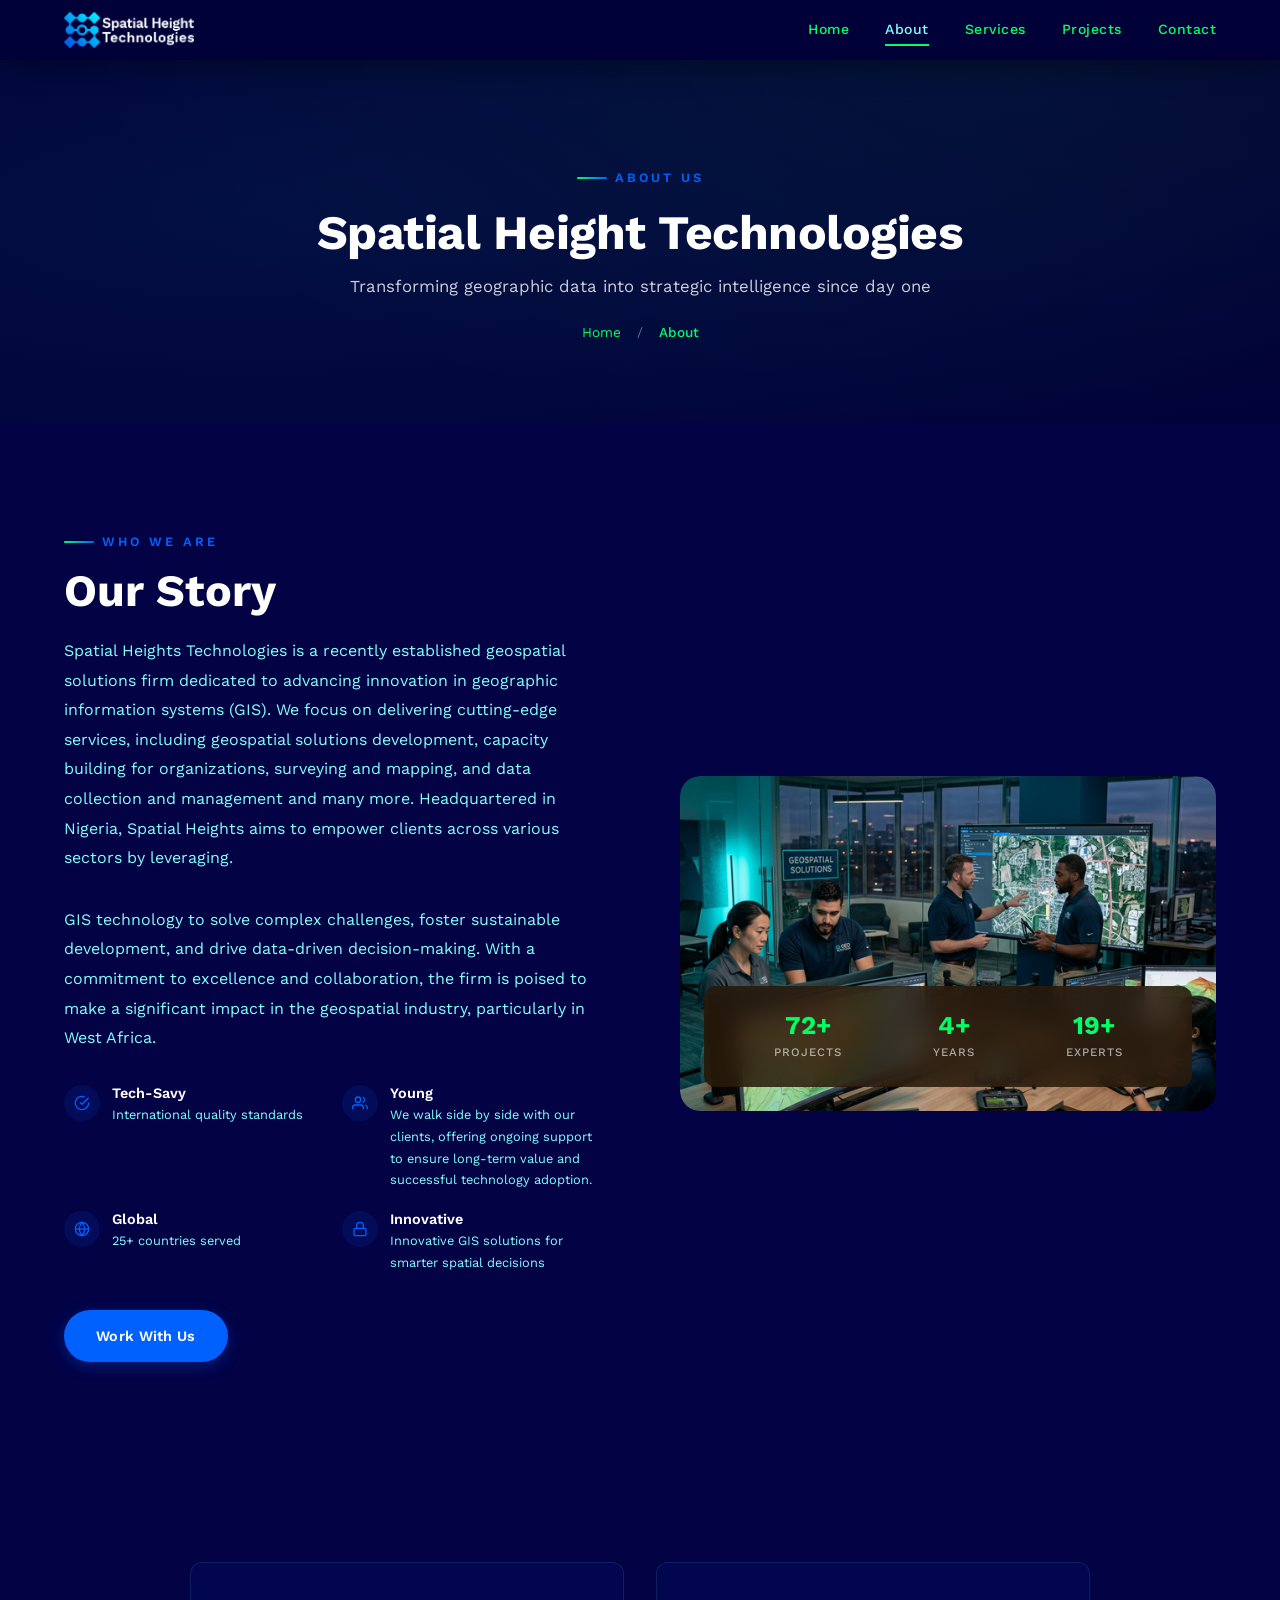
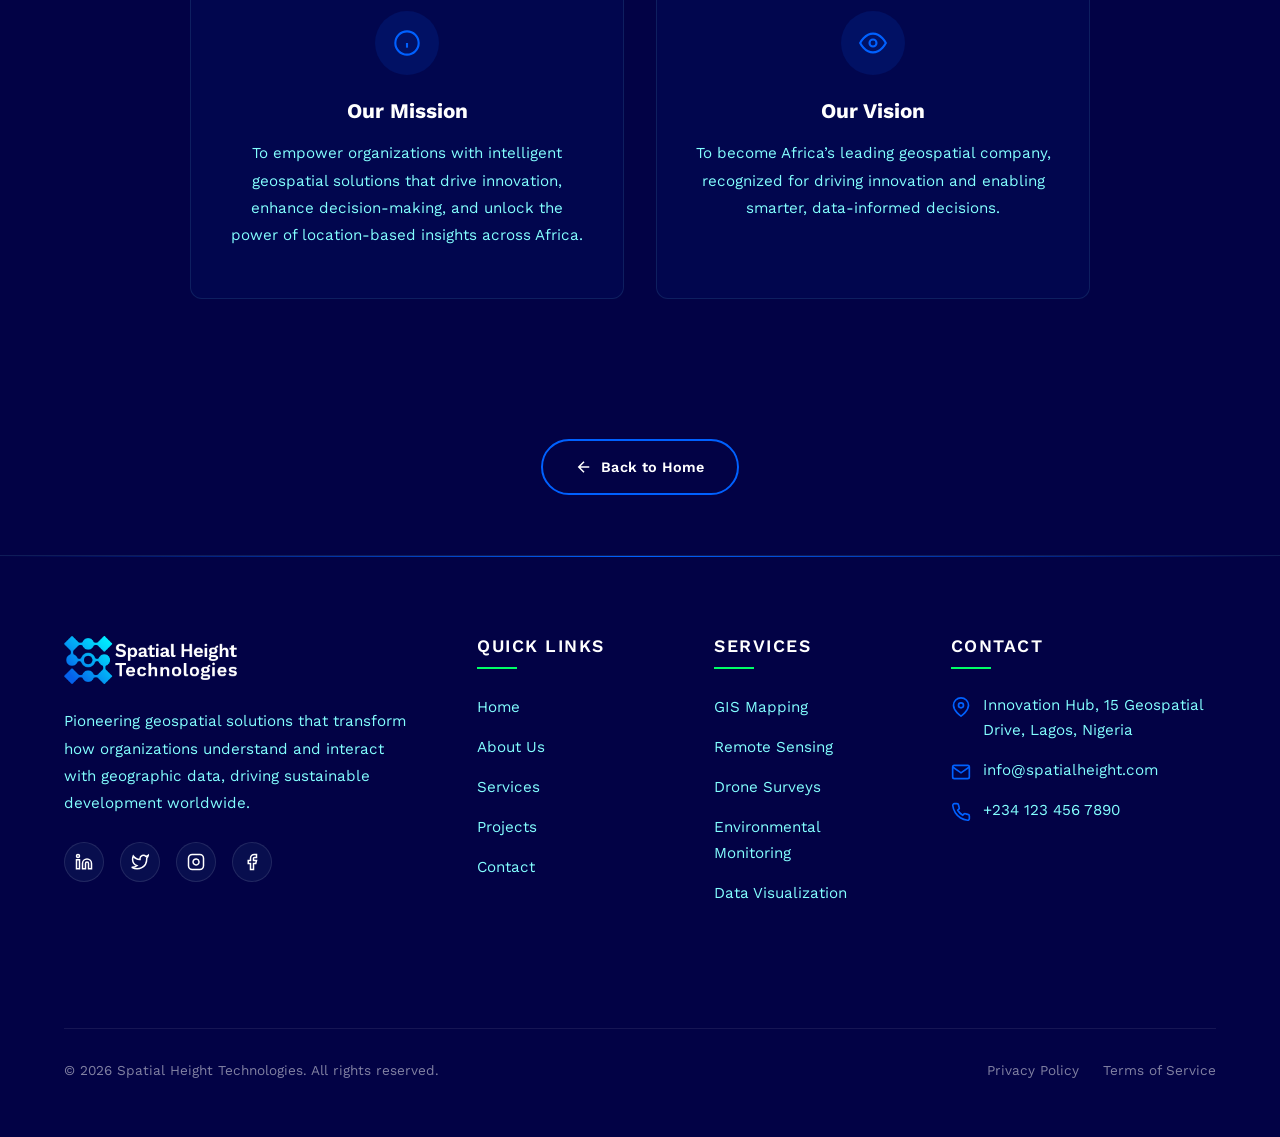
<file: about.html>
<!DOCTYPE html>
<html lang="en">

<head>
    <meta charset="UTF-8">
    <meta name="viewport" content="width=device-width, initial-scale=1.0">
    <meta name="description"
        content="About Spatial Height Technologies — Pioneering geospatial excellence with expert GIS analysts, remote sensing specialists, and data engineers.">
    <title>About Us | Spatial Height Technologies</title>

    <!-- Fonts -->
    <link rel="preconnect" href="https://fonts.googleapis.com">
    <link rel="preconnect" href="https://fonts.gstatic.com" crossorigin>
    <link href="https://fonts.googleapis.com/css2?family=Work+Sans:wght@300;400;500;600;700&display=swap"
        rel="stylesheet">

    <!-- Favicon -->
    <link rel="icon" type="image/png" href="SHT FOLDER/PNG/Asset 11.png">

    <!-- Styles -->
    <link rel="stylesheet" href="style.css">
</head>

<body>

    <!-- NAVIGATION -->
    <nav class="navbar scrolled" id="navbar">
        <div class="container">
            <a href="index.html" class="nav-logo">
                <img src="SHT FOLDER/PNG/Asset 2.png" alt="Spatial Height Technologies Logo">
            </a>
            <div class="nav-links" id="navLinks">
                <a href="index.html">Home</a>
                <a href="about.html" class="active">About</a>
                <a href="services.html">Services</a>
                <a href="projects.html">Projects</a>
                <a href="contact.html">Contact</a>
            </div>
            <button class="hamburger" id="hamburger" aria-label="Toggle menu">
                <span></span>
                <span></span>
                <span></span>
            </button>
        </div>
    </nav>

    <!-- PAGE HEADER -->
    <section class="page-header">
        <div class="page-header-bg"></div>
        <div class="container">
            <div class="page-header-content">
                <span class="section-label">About Us</span>
                <h1>Spatial Height Technologies</h1>
                <p>Transforming geographic data into strategic intelligence since day one</p>
                <nav class="breadcrumb">
                    <a href="index.html">Home</a>
                    <span class="breadcrumb-sep">/</span>
                    <span>About</span>
                </nav>
            </div>
        </div>
    </section>

    <!-- ABOUT CONTENT -->
    <section class="about" id="about-detail">
        <div class="container">
            <div class="about-grid">
                <div class="about-content fade-left">
                    <span class="section-label">Who We Are</span>
                    <h2 class="section-title">Our Story</h2>
                    <p class="about-text">
                        Spatial Heights Technologies is a recently established geospatial solutions firm dedicated to
                        advancing innovation in
                        geographic information systems (GIS). We focus on delivering cutting-edge services, including
                        geospatial solutions
                        development, capacity building for organizations, surveying and mapping, and data collection and
                        management and
                        many more. Headquartered in Nigeria, Spatial Heights aims to empower clients across various
                        sectors by leveraging. </p>
                    <p class="about-text">
                        GIS technology to solve complex challenges, foster sustainable development, and drive
                        data-driven decision-making.
                        With a commitment to excellence and collaboration, the firm is poised to make a significant
                        impact in the geospatial
                        industry, particularly in West Africa.
                    </p>

                    <div class="about-features">
                        <div class="about-feature">
                            <div class="about-feature-icon">
                                <svg viewBox="0 0 24 24">
                                    <path d="M22 11.08V12a10 10 0 1 1-5.93-9.14" />
                                    <polyline points="22 4 12 14.01 9 11.01" />
                                </svg>
                            </div>
                            <div>
                                <h4>Tech-Savy</h4>
                                <p>International quality standards</p>
                            </div>
                        </div>

                        <div class="about-feature">
                            <div class="about-feature-icon">
                                <svg viewBox="0 0 24 24">
                                    <path d="M17 21v-2a4 4 0 0 0-4-4H5a4 4 0 0 0-4 4v2" />
                                    <circle cx="9" cy="7" r="4" />
                                    <path d="M23 21v-2a4 4 0 0 0-3-3.87" />
                                    <path d="M16 3.13a4 4 0 0 1 0 7.75" />
                                </svg>
                            </div>
                            <div>
                                <h4>Young</h4>
                                <p>We walk side by side with our clients, offering ongoing support to ensure long-term
                                    value and successful technology adoption.</p>
                            </div>
                        </div>

                        <div class="about-feature">
                            <div class="about-feature-icon">
                                <svg viewBox="0 0 24 24">
                                    <circle cx="12" cy="12" r="10" />
                                    <line x1="2" y1="12" x2="22" y2="12" />
                                    <path
                                        d="M12 2a15.3 15.3 0 0 1 4 10 15.3 15.3 0 0 1-4 10 15.3 15.3 0 0 1-4-10 15.3 15.3 0 0 1 4-10z" />
                                </svg>
                            </div>
                            <div>
                                <h4>Global</h4>
                                <p>25+ countries served</p>
                            </div>
                        </div>

                        <div class="about-feature">
                            <div class="about-feature-icon">
                                <svg viewBox="0 0 24 24">
                                    <rect x="3" y="11" width="18" height="11" rx="2" ry="2" />
                                    <path d="M7 11V7a5 5 0 0 1 10 0v4" />
                                </svg>
                            </div>
                            <div>
                                <h4>Innovative</h4>
                                <p>Innovative GIS solutions for smarter spatial decisions</p>
                            </div>
                        </div>
                    </div>

                    <a href="contact.html" class="btn btn-primary">Work With Us</a>
                </div>

                <div class="about-image fade-right">
                    <img src="images/about-team.png" alt="Spatial Height Technologies team at work">
                    <div class="about-image-overlay">
                        <div class="stat-item">
                            <h3 data-count="150" data-suffix="+">0+</h3>
                            <p>Projects</p>
                        </div>
                        <div class="stat-item">
                            <h3 data-count="10" data-suffix="+">0+</h3>
                            <p>Years</p>
                        </div>
                        <div class="stat-item">
                            <h3 data-count="40" data-suffix="+">0+</h3>
                            <p>Experts</p>
                        </div>
                    </div>
                </div>
            </div>
        </div>
    </section>

    <!-- MISSION & VISION -->
    <section class="mission-vision">
        <div class="container">
            <div class="mv-grid">
                <div class="mv-card fade-up">
                    <div class="mv-icon">
                        <svg viewBox="0 0 24 24">
                            <circle cx="12" cy="12" r="10" />
                            <path d="M12 16v-4" />
                            <path d="M12 8h.01" />
                        </svg>
                    </div>
                    <h3>Our Mission</h3>
                    <p>To empower organizations with intelligent geospatial solutions that drive innovation, enhance
                        decision-making, and
                        unlock the power of location-based insights across Africa.</p>
                </div>
                <div class="mv-card fade-up">
                    <div class="mv-icon">
                        <svg viewBox="0 0 24 24">
                            <path d="M1 12s4-8 11-8 11 8 11 8-4 8-11 8-11-8-11-8z" />
                            <circle cx="12" cy="12" r="3" />
                        </svg>
                    </div>
                    <h3>Our Vision</h3>
                    <p>To become Africa’s leading geospatial company, recognized for driving innovation and enabling
                        smarter, data-informed decisions.</p>
                </div>

            </div>
        </div>
    </section>

    <!-- BACK TO HOME -->
    <section class="back-to-home">
        <div class="container">
            <a href="index.html" class="btn btn-outline back-home-btn">
                <svg width="18" height="18" viewBox="0 0 24 24" fill="none" stroke="currentColor" stroke-width="2">
                    <path d="M19 12H5M12 19l-7-7 7-7" />
                </svg>
                Back to Home
            </a>
        </div>
    </section>

    <!-- FOOTER -->
    <footer class="footer">
        <div class="container">
            <div class="footer-grid">
                <div class="footer-brand">
                    <img src="SHT FOLDER/PNG/Asset 2.png" alt="Spatial Height Technologies">
                    <p>Pioneering geospatial solutions that transform how organizations understand and interact with
                        geographic data, driving sustainable development worldwide.</p>
                    <div class="footer-social">
                        <a href="#" aria-label="LinkedIn"><svg viewBox="0 0 24 24">
                                <path
                                    d="M16 8a6 6 0 0 1 6 6v7h-4v-7a2 2 0 0 0-2-2 2 2 0 0 0-2 2v7h-4v-7a6 6 0 0 1 6-6z" />
                                <rect x="2" y="9" width="4" height="12" />
                                <circle cx="4" cy="4" r="2" />
                            </svg></a>
                        <a href="#" aria-label="Twitter"><svg viewBox="0 0 24 24">
                                <path
                                    d="M23 3a10.9 10.9 0 0 1-3.14 1.53 4.48 4.48 0 0 0-7.86 3v1A10.66 10.66 0 0 1 3 4s-4 9 5 13a11.64 11.64 0 0 1-7 2c9 5 20 0 20-11.5a4.5 4.5 0 0 0-.08-.83A7.72 7.72 0 0 0 23 3z" />
                            </svg></a>
                        <a href="#" aria-label="Instagram"><svg viewBox="0 0 24 24">
                                <rect x="2" y="2" width="20" height="20" rx="5" ry="5" />
                                <path d="M16 11.37A4 4 0 1 1 12.63 8 4 4 0 0 1 16 11.37z" />
                                <line x1="17.5" y1="6.5" x2="17.51" y2="6.5" />
                            </svg></a>
                        <a href="#" aria-label="Facebook"><svg viewBox="0 0 24 24">
                                <path d="M18 2h-3a5 5 0 0 0-5 5v3H7v4h3v8h4v-8h3l1-4h-4V7a1 1 0 0 1 1-1h3z" />
                            </svg></a>
                    </div>
                </div>
                <div class="footer-col">
                    <h4>Quick Links</h4>
                    <ul>
                        <li><a href="index.html">Home</a></li>
                        <li><a href="about.html">About Us</a></li>
                        <li><a href="services.html">Services</a></li>
                        <li><a href="projects.html">Projects</a></li>
                        <li><a href="contact.html">Contact</a></li>
                    </ul>
                </div>
                <div class="footer-col">
                    <h4>Services</h4>
                    <ul>
                        <li><a href="services.html">GIS Mapping</a></li>
                        <li><a href="services.html">Remote Sensing</a></li>
                        <li><a href="services.html">Drone Surveys</a></li>
                        <li><a href="services.html">Environmental Monitoring</a></li>
                        <li><a href="services.html">Data Visualization</a></li>
                    </ul>
                </div>
                <div class="footer-col">
                    <h4>Contact</h4>
                    <div class="footer-contact-item">
                        <svg viewBox="0 0 24 24">
                            <path d="M21 10c0 7-9 13-9 13s-9-6-9-13a9 9 0 0 1 18 0z" />
                            <circle cx="12" cy="10" r="3" />
                        </svg>
                        <p>Innovation Hub, 15 Geospatial Drive, Lagos, Nigeria</p>
                    </div>
                    <div class="footer-contact-item">
                        <svg viewBox="0 0 24 24">
                            <path d="M4 4h16c1.1 0 2 .9 2 2v12c0 1.1-.9 2-2 2H4c-1.1 0-2-.9-2-2V6c0-1.1.9-2 2-2z" />
                            <polyline points="22,6 12,13 2,6" />
                        </svg>
                        <a href="mailto:info@spatialheight.com">info@spatialheight.com</a>
                    </div>
                    <div class="footer-contact-item">
                        <svg viewBox="0 0 24 24">
                            <path
                                d="M22 16.92v3a2 2 0 0 1-2.18 2 19.79 19.79 0 0 1-8.63-3.07 19.5 19.5 0 0 1-6-6 19.79 19.79 0 0 1-3.07-8.67A2 2 0 0 1 4.11 2h3a2 2 0 0 1 2 1.72 12.84 12.84 0 0 0 .7 2.81 2 2 0 0 1-.45 2.11L8.09 9.91a16 16 0 0 0 6 6l1.27-1.27a2 2 0 0 1 2.11-.45 12.84 12.84 0 0 0 2.81.7A2 2 0 0 1 22 16.92z" />
                        </svg>
                        <a href="tel:+2341234567890">+234 123 456 7890</a>
                    </div>
                </div>
            </div>
            <div class="footer-bottom">
                <p>&copy; 2026 Spatial Height Technologies. All rights reserved.</p>
                <div class="footer-bottom-links">
                    <a href="#">Privacy Policy</a>
                    <a href="#">Terms of Service</a>
                </div>
            </div>
        </div>
    </footer>

    <script src="script.js"></script>
</body>

</html>
</file>
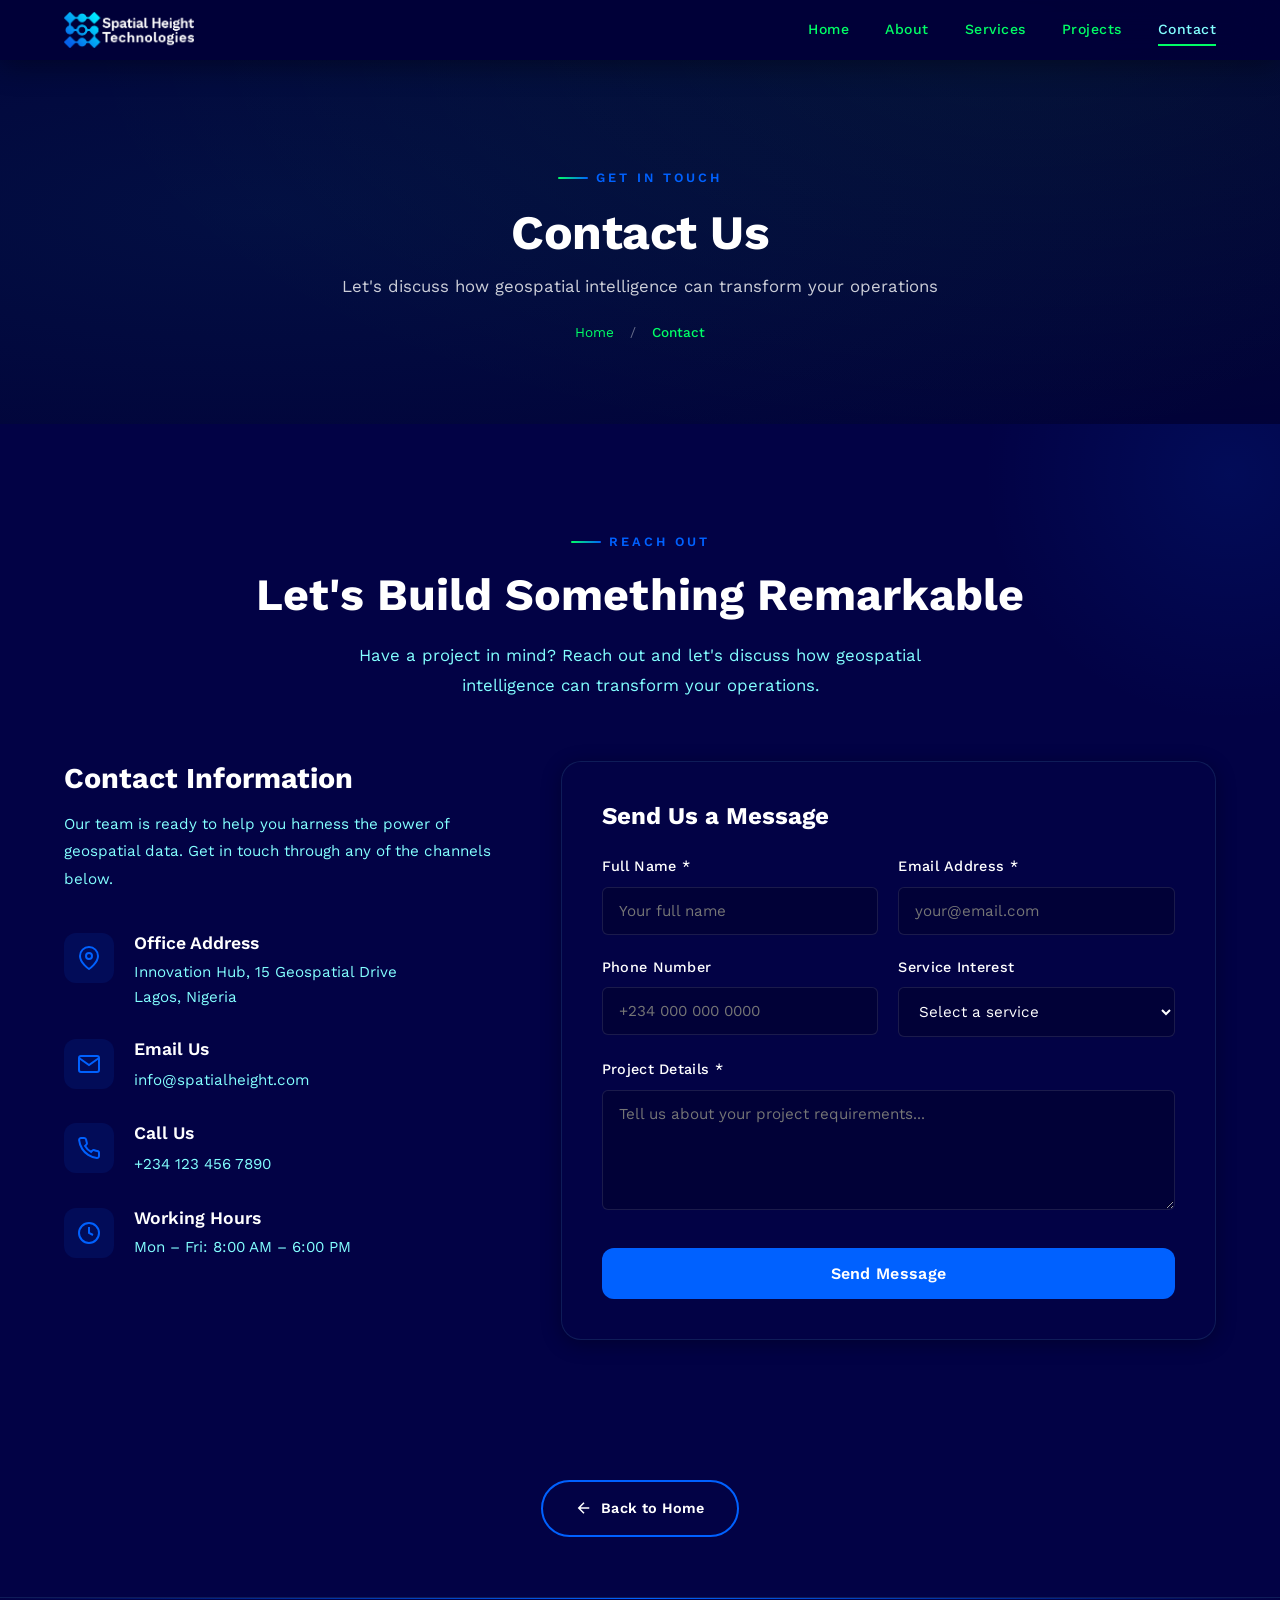
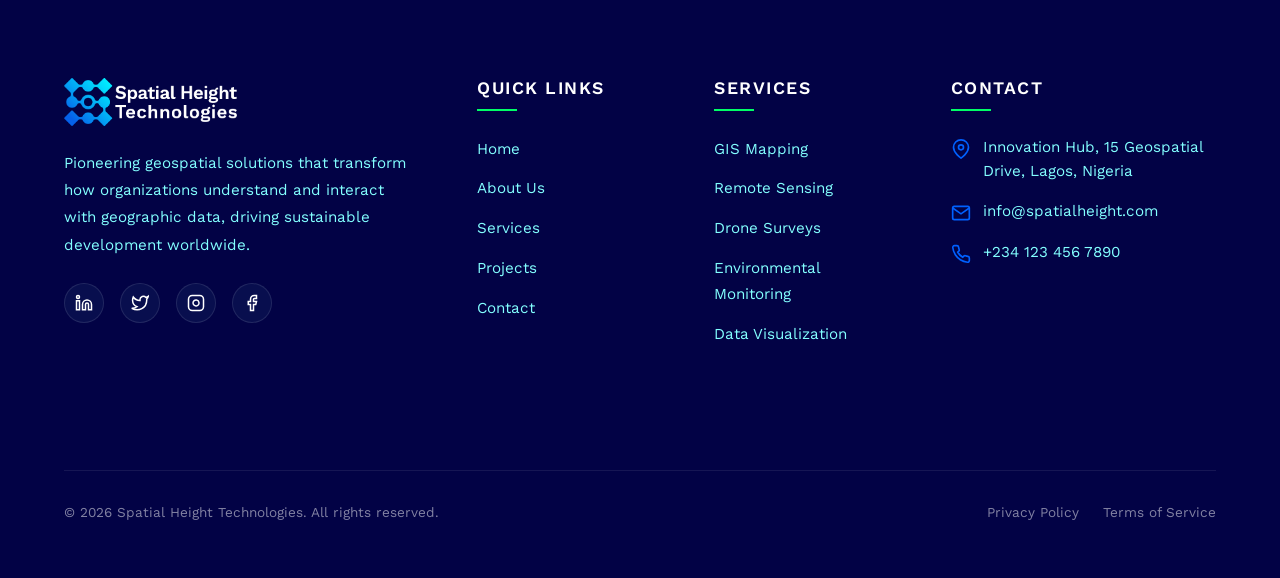
<file: contact.html>
<!DOCTYPE html>
<html lang="en">

<head>
    <meta charset="UTF-8">
    <meta name="viewport" content="width=device-width, initial-scale=1.0">
    <meta name="description"
        content="Contact Spatial Height Technologies — Get in touch with our team for GIS, Remote Sensing, and Geospatial Solutions.">
    <title>Contact Us | Spatial Height Technologies</title>

    <!-- Fonts -->
    <link rel="preconnect" href="https://fonts.googleapis.com">
    <link rel="preconnect" href="https://fonts.gstatic.com" crossorigin>
    <link href="https://fonts.googleapis.com/css2?family=Work+Sans:wght@300;400;500;600;700&display=swap"
        rel="stylesheet">

    <!-- Favicon -->
    <link rel="icon" type="image/png" href="SHT FOLDER/PNG/Asset 11.png">

    <!-- Styles -->
    <link rel="stylesheet" href="style.css">
</head>

<body>

    <!-- NAVIGATION -->
    <nav class="navbar scrolled" id="navbar">
        <div class="container">
            <a href="index.html" class="nav-logo">
                <img src="SHT FOLDER/PNG/Asset 2.png" alt="Spatial Height Technologies Logo">
            </a>
            <div class="nav-links" id="navLinks">
                <a href="index.html">Home</a>
                <a href="about.html">About</a>
                <a href="services.html">Services</a>
                <a href="projects.html">Projects</a>
                <a href="contact.html" class="active">Contact</a>
            </div>
            <button class="hamburger" id="hamburger" aria-label="Toggle menu">
                <span></span>
                <span></span>
                <span></span>
            </button>
        </div>
    </nav>

    <!-- PAGE HEADER -->
    <section class="page-header">
        <div class="page-header-bg"></div>
        <div class="container">
            <div class="page-header-content">
                <span class="section-label">Get In Touch</span>
                <h1>Contact Us</h1>
                <p>Let's discuss how geospatial intelligence can transform your operations</p>
                <nav class="breadcrumb">
                    <a href="index.html">Home</a>
                    <span class="breadcrumb-sep">/</span>
                    <span>Contact</span>
                </nav>
            </div>
        </div>
    </section>

    <!-- CONTACT FULL -->
    <section class="contact" id="contact-detail">
        <div class="container">
            <div class="section-header fade-up">
                <span class="section-label">Reach Out</span>
                <h2 class="section-title">Let's Build Something Remarkable</h2>
                <p class="section-subtitle">Have a project in mind? Reach out and let's discuss how geospatial
                    intelligence can transform your operations.</p>
            </div>

            <div class="contact-grid">
                <!-- Contact Info -->
                <div class="contact-info fade-left">
                    <h3>Contact Information</h3>
                    <p>Our team is ready to help you harness the power of geospatial data. Get in touch through any of
                        the channels below.</p>

                    <div class="contact-details">
                        <div class="contact-detail">
                            <div class="contact-detail-icon">
                                <svg viewBox="0 0 24 24">
                                    <path d="M21 10c0 7-9 13-9 13s-9-6-9-13a9 9 0 0 1 18 0z" />
                                    <circle cx="12" cy="10" r="3" />
                                </svg>
                            </div>
                            <div>
                                <h4>Office Address</h4>
                                <p>Innovation Hub, 15 Geospatial Drive<br>Lagos, Nigeria</p>
                            </div>
                        </div>

                        <div class="contact-detail">
                            <div class="contact-detail-icon">
                                <svg viewBox="0 0 24 24">
                                    <path
                                        d="M4 4h16c1.1 0 2 .9 2 2v12c0 1.1-.9 2-2 2H4c-1.1 0-2-.9-2-2V6c0-1.1.9-2 2-2z" />
                                    <polyline points="22,6 12,13 2,6" />
                                </svg>
                            </div>
                            <div>
                                <h4>Email Us</h4>
                                <a href="mailto:info@spatialheight.com">info@spatialheight.com</a>
                            </div>
                        </div>

                        <div class="contact-detail">
                            <div class="contact-detail-icon">
                                <svg viewBox="0 0 24 24">
                                    <path
                                        d="M22 16.92v3a2 2 0 0 1-2.18 2 19.79 19.79 0 0 1-8.63-3.07 19.5 19.5 0 0 1-6-6 19.79 19.79 0 0 1-3.07-8.67A2 2 0 0 1 4.11 2h3a2 2 0 0 1 2 1.72 12.84 12.84 0 0 0 .7 2.81 2 2 0 0 1-.45 2.11L8.09 9.91a16 16 0 0 0 6 6l1.27-1.27a2 2 0 0 1 2.11-.45 12.84 12.84 0 0 0 2.81.7A2 2 0 0 1 22 16.92z" />
                                </svg>
                            </div>
                            <div>
                                <h4>Call Us</h4>
                                <a href="tel:+2341234567890">+234 123 456 7890</a>
                            </div>
                        </div>

                        <div class="contact-detail">
                            <div class="contact-detail-icon">
                                <svg viewBox="0 0 24 24">
                                    <circle cx="12" cy="12" r="10" />
                                    <polyline points="12 6 12 12 16 14" />
                                </svg>
                            </div>
                            <div>
                                <h4>Working Hours</h4>
                                <p>Mon – Fri: 8:00 AM – 6:00 PM</p>
                            </div>
                        </div>
                    </div>
                </div>

                <!-- Contact Form -->
                <div class="contact-form-card fade-right">
                    <h3>Send Us a Message</h3>
                    <form id="contactForm">
                        <div class="form-row">
                            <div class="form-group">
                                <label for="name">Full Name *</label>
                                <input type="text" id="name" placeholder="Your full name" required>
                            </div>
                            <div class="form-group">
                                <label for="email">Email Address *</label>
                                <input type="email" id="email" placeholder="your@email.com" required>
                            </div>
                        </div>

                        <div class="form-row">
                            <div class="form-group">
                                <label for="phone">Phone Number</label>
                                <input type="tel" id="phone" placeholder="+234 000 000 0000">
                            </div>
                            <div class="form-group">
                                <label for="subject">Service Interest</label>
                                <select id="subject">
                                    <option value="" disabled selected>Select a service</option>
                                    <option value="gis">GIS Mapping & Analysis</option>
                                    <option value="remote-sensing">Remote Sensing</option>
                                    <option value="sdi">Spatial Data Infrastructure</option>
                                    <option value="environment">Environmental Monitoring</option>
                                    <option value="drone">Drone & LiDAR Surveys</option>
                                    <option value="analytics">Data Visualization</option>
                                    <option value="other">Other</option>
                                </select>
                            </div>
                        </div>

                        <div class="form-group">
                            <label for="message">Project Details *</label>
                            <textarea id="message" placeholder="Tell us about your project requirements..."
                                required></textarea>
                        </div>

                        <button type="submit" class="form-submit">Send Message</button>
                    </form>
                </div>
            </div>
        </div>
    </section>

    <!-- BACK TO HOME -->
    <section class="back-to-home">
        <div class="container">
            <a href="index.html" class="btn btn-outline back-home-btn">
                <svg width="18" height="18" viewBox="0 0 24 24" fill="none" stroke="currentColor" stroke-width="2">
                    <path d="M19 12H5M12 19l-7-7 7-7" />
                </svg>
                Back to Home
            </a>
        </div>
    </section>

    <!-- FOOTER -->
    <footer class="footer">
        <div class="container">
            <div class="footer-grid">
                <div class="footer-brand">
                    <img src="SHT FOLDER/PNG/Asset 2.png" alt="Spatial Height Technologies">
                    <p>Pioneering geospatial solutions that transform how organizations understand and interact with
                        geographic data, driving sustainable development worldwide.</p>
                    <div class="footer-social">
                        <a href="#" aria-label="LinkedIn"><svg viewBox="0 0 24 24">
                                <path
                                    d="M16 8a6 6 0 0 1 6 6v7h-4v-7a2 2 0 0 0-2-2 2 2 0 0 0-2 2v7h-4v-7a6 6 0 0 1 6-6z" />
                                <rect x="2" y="9" width="4" height="12" />
                                <circle cx="4" cy="4" r="2" />
                            </svg></a>
                        <a href="#" aria-label="Twitter"><svg viewBox="0 0 24 24">
                                <path
                                    d="M23 3a10.9 10.9 0 0 1-3.14 1.53 4.48 4.48 0 0 0-7.86 3v1A10.66 10.66 0 0 1 3 4s-4 9 5 13a11.64 11.64 0 0 1-7 2c9 5 20 0 20-11.5a4.5 4.5 0 0 0-.08-.83A7.72 7.72 0 0 0 23 3z" />
                            </svg></a>
                        <a href="#" aria-label="Instagram"><svg viewBox="0 0 24 24">
                                <rect x="2" y="2" width="20" height="20" rx="5" ry="5" />
                                <path d="M16 11.37A4 4 0 1 1 12.63 8 4 4 0 0 1 16 11.37z" />
                                <line x1="17.5" y1="6.5" x2="17.51" y2="6.5" />
                            </svg></a>
                        <a href="#" aria-label="Facebook"><svg viewBox="0 0 24 24">
                                <path d="M18 2h-3a5 5 0 0 0-5 5v3H7v4h3v8h4v-8h3l1-4h-4V7a1 1 0 0 1 1-1h3z" />
                            </svg></a>
                    </div>
                </div>
                <div class="footer-col">
                    <h4>Quick Links</h4>
                    <ul>
                        <li><a href="index.html">Home</a></li>
                        <li><a href="about.html">About Us</a></li>
                        <li><a href="services.html">Services</a></li>
                        <li><a href="projects.html">Projects</a></li>
                        <li><a href="contact.html">Contact</a></li>
                    </ul>
                </div>
                <div class="footer-col">
                    <h4>Services</h4>
                    <ul>
                        <li><a href="services.html">GIS Mapping</a></li>
                        <li><a href="services.html">Remote Sensing</a></li>
                        <li><a href="services.html">Drone Surveys</a></li>
                        <li><a href="services.html">Environmental Monitoring</a></li>
                        <li><a href="services.html">Data Visualization</a></li>
                    </ul>
                </div>
                <div class="footer-col">
                    <h4>Contact</h4>
                    <div class="footer-contact-item">
                        <svg viewBox="0 0 24 24">
                            <path d="M21 10c0 7-9 13-9 13s-9-6-9-13a9 9 0 0 1 18 0z" />
                            <circle cx="12" cy="10" r="3" />
                        </svg>
                        <p>Innovation Hub, 15 Geospatial Drive, Lagos, Nigeria</p>
                    </div>
                    <div class="footer-contact-item">
                        <svg viewBox="0 0 24 24">
                            <path d="M4 4h16c1.1 0 2 .9 2 2v12c0 1.1-.9 2-2 2H4c-1.1 0-2-.9-2-2V6c0-1.1.9-2 2-2z" />
                            <polyline points="22,6 12,13 2,6" />
                        </svg>
                        <a href="mailto:info@spatialheight.com">info@spatialheight.com</a>
                    </div>
                    <div class="footer-contact-item">
                        <svg viewBox="0 0 24 24">
                            <path
                                d="M22 16.92v3a2 2 0 0 1-2.18 2 19.79 19.79 0 0 1-8.63-3.07 19.5 19.5 0 0 1-6-6 19.79 19.79 0 0 1-3.07-8.67A2 2 0 0 1 4.11 2h3a2 2 0 0 1 2 1.72 12.84 12.84 0 0 0 .7 2.81 2 2 0 0 1-.45 2.11L8.09 9.91a16 16 0 0 0 6 6l1.27-1.27a2 2 0 0 1 2.11-.45 12.84 12.84 0 0 0 2.81.7A2 2 0 0 1 22 16.92z" />
                        </svg>
                        <a href="tel:+2341234567890">+234 123 456 7890</a>
                    </div>
                </div>
            </div>
            <div class="footer-bottom">
                <p>&copy; 2026 Spatial Height Technologies. All rights reserved.</p>
                <div class="footer-bottom-links">
                    <a href="#">Privacy Policy</a>
                    <a href="#">Terms of Service</a>
                </div>
            </div>
        </div>
    </footer>

    <script src="script.js"></script>
</body>

</html>
</file>
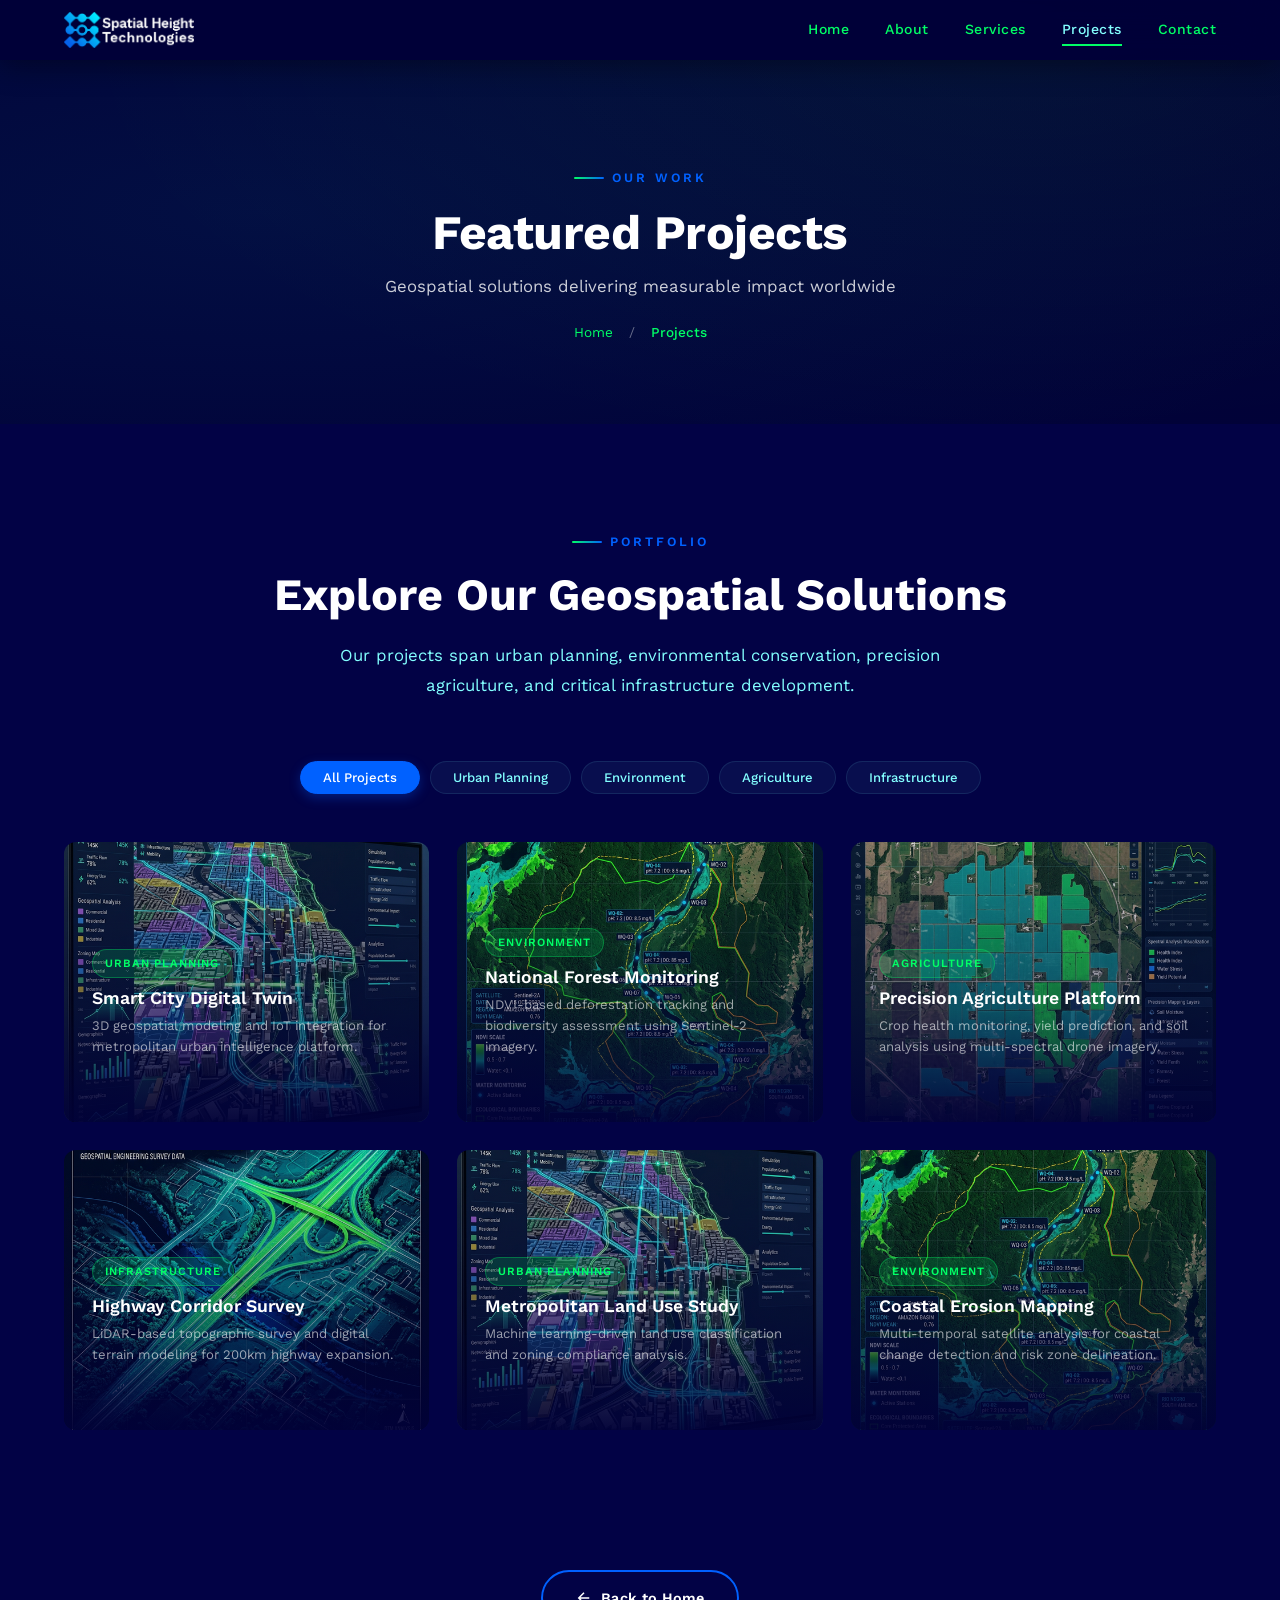
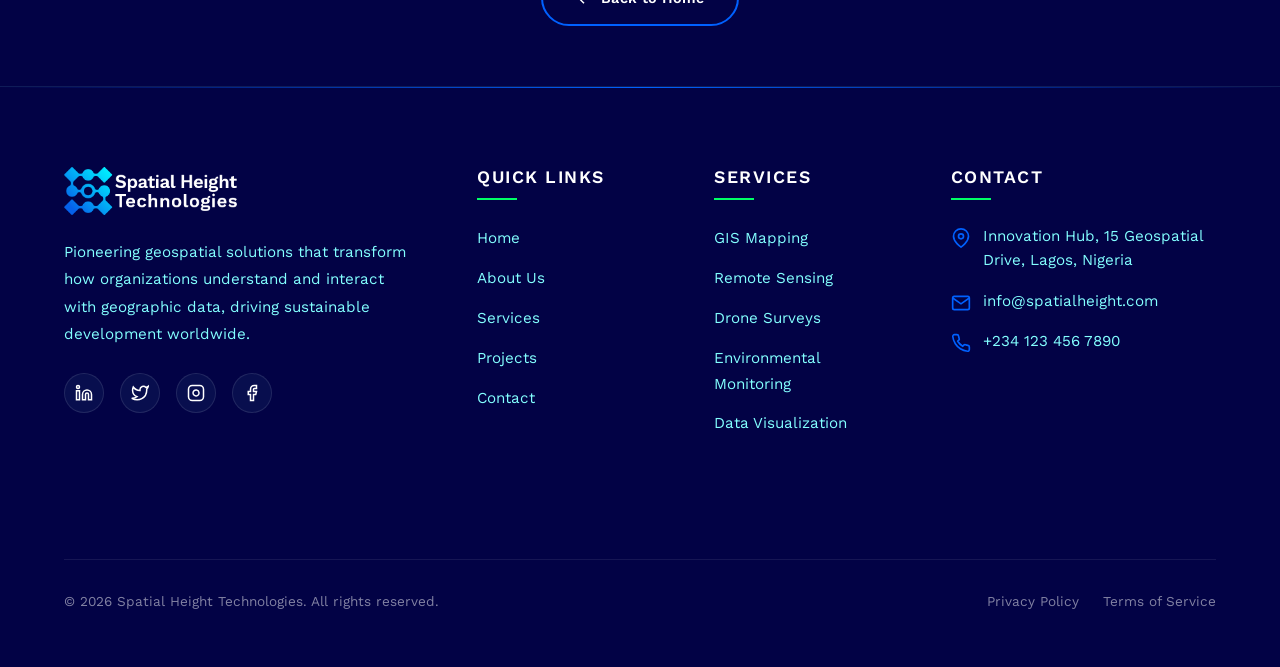
<file: projects.html>
<!DOCTYPE html>
<html lang="en">

<head>
    <meta charset="UTF-8">
    <meta name="viewport" content="width=device-width, initial-scale=1.0">
    <meta name="description"
        content="Spatial Height Technologies Projects — Featured geospatial projects in urban planning, environment, agriculture, and infrastructure.">
    <title>Our Projects | Spatial Height Technologies</title>

    <!-- Fonts -->
    <link rel="preconnect" href="https://fonts.googleapis.com">
    <link rel="preconnect" href="https://fonts.gstatic.com" crossorigin>
    <link href="https://fonts.googleapis.com/css2?family=Work+Sans:wght@300;400;500;600;700&display=swap"
        rel="stylesheet">

    <!-- Favicon -->
    <link rel="icon" type="image/png" href="SHT FOLDER/PNG/Asset 11.png">

    <!-- Styles -->
    <link rel="stylesheet" href="style.css">
</head>

<body>

    <!-- NAVIGATION -->
    <nav class="navbar scrolled" id="navbar">
        <div class="container">
            <a href="index.html" class="nav-logo">
                <img src="SHT FOLDER/PNG/Asset 2.png" alt="Spatial Height Technologies Logo">
            </a>
            <div class="nav-links" id="navLinks">
                <a href="index.html">Home</a>
                <a href="about.html">About</a>
                <a href="services.html">Services</a>
                <a href="projects.html" class="active">Projects</a>
                <a href="contact.html">Contact</a>
            </div>
            <button class="hamburger" id="hamburger" aria-label="Toggle menu">
                <span></span>
                <span></span>
                <span></span>
            </button>
        </div>
    </nav>

    <!-- PAGE HEADER -->
    <section class="page-header">
        <div class="page-header-bg"></div>
        <div class="container">
            <div class="page-header-content">
                <span class="section-label">Our Work</span>
                <h1>Featured Projects</h1>
                <p>Geospatial solutions delivering measurable impact worldwide</p>
                <nav class="breadcrumb">
                    <a href="index.html">Home</a>
                    <span class="breadcrumb-sep">/</span>
                    <span>Projects</span>
                </nav>
            </div>
        </div>
    </section>

    <!-- PROJECTS FULL -->
    <section class="projects" id="projects-detail">
        <div class="container">
            <div class="section-header fade-up">
                <span class="section-label">Portfolio</span>
                <h2 class="section-title">Explore Our Geospatial Solutions</h2>
                <p class="section-subtitle">Our projects span urban planning, environmental conservation, precision
                    agriculture, and critical infrastructure development.</p>
            </div>

            <div class="project-filters fade-up">
                <button class="filter-btn active" data-filter="all">All Projects</button>
                <button class="filter-btn" data-filter="urban">Urban Planning</button>
                <button class="filter-btn" data-filter="environment">Environment</button>
                <button class="filter-btn" data-filter="agriculture">Agriculture</button>
                <button class="filter-btn" data-filter="infrastructure">Infrastructure</button>
            </div>

            <div class="projects-grid">
                <!-- Project 1 -->
                <div class="project-card fade-up" data-category="urban">
                    <img src="images/project-urban.png" alt="Smart City 3D Digital Twin">
                    <div class="project-card-overlay">
                        <span class="project-tag">Urban Planning</span>
                        <h3>Smart City Digital Twin</h3>
                        <p>3D geospatial modeling and IoT integration for metropolitan urban intelligence platform.</p>
                        <a href="#" class="view-project">
                            View Details
                            <svg viewBox="0 0 24 24">
                                <path d="M5 12h14M12 5l7 7-7 7" />
                            </svg>
                        </a>
                    </div>
                </div>

                <!-- Project 2 -->
                <div class="project-card fade-up" data-category="environment">
                    <img src="images/project-environment.png" alt="Forest Ecosystem Monitoring">
                    <div class="project-card-overlay">
                        <span class="project-tag">Environment</span>
                        <h3>National Forest Monitoring</h3>
                        <p>NDVI-based deforestation tracking and biodiversity assessment using Sentinel-2 imagery.</p>
                        <a href="#" class="view-project">
                            View Details
                            <svg viewBox="0 0 24 24">
                                <path d="M5 12h14M12 5l7 7-7 7" />
                            </svg>
                        </a>
                    </div>
                </div>

                <!-- Project 3 -->
                <div class="project-card fade-up" data-category="agriculture">
                    <img src="images/project-agriculture.png" alt="Precision Agriculture Mapping">
                    <div class="project-card-overlay">
                        <span class="project-tag">Agriculture</span>
                        <h3>Precision Agriculture Platform</h3>
                        <p>Crop health monitoring, yield prediction, and soil analysis using multi-spectral drone
                            imagery.</p>
                        <a href="#" class="view-project">
                            View Details
                            <svg viewBox="0 0 24 24">
                                <path d="M5 12h14M12 5l7 7-7 7" />
                            </svg>
                        </a>
                    </div>
                </div>

                <!-- Project 4 -->
                <div class="project-card fade-up" data-category="infrastructure">
                    <img src="images/project-infrastructure.png" alt="Highway Infrastructure Survey">
                    <div class="project-card-overlay">
                        <span class="project-tag">Infrastructure</span>
                        <h3>Highway Corridor Survey</h3>
                        <p>LiDAR-based topographic survey and digital terrain modeling for 200km highway expansion.</p>
                        <a href="#" class="view-project">
                            View Details
                            <svg viewBox="0 0 24 24">
                                <path d="M5 12h14M12 5l7 7-7 7" />
                            </svg>
                        </a>
                    </div>
                </div>

                <!-- Project 5 -->
                <div class="project-card fade-up" data-category="urban">
                    <img src="images/project-urban.png" alt="Land Use Classification">
                    <div class="project-card-overlay">
                        <span class="project-tag">Urban Planning</span>
                        <h3>Metropolitan Land Use Study</h3>
                        <p>Machine learning-driven land use classification and zoning compliance analysis.</p>
                        <a href="#" class="view-project">
                            View Details
                            <svg viewBox="0 0 24 24">
                                <path d="M5 12h14M12 5l7 7-7 7" />
                            </svg>
                        </a>
                    </div>
                </div>

                <!-- Project 6 -->
                <div class="project-card fade-up" data-category="environment">
                    <img src="images/project-environment.png" alt="Coastal Erosion Analysis">
                    <div class="project-card-overlay">
                        <span class="project-tag">Environment</span>
                        <h3>Coastal Erosion Mapping</h3>
                        <p>Multi-temporal satellite analysis for coastal change detection and risk zone delineation.</p>
                        <a href="#" class="view-project">
                            View Details
                            <svg viewBox="0 0 24 24">
                                <path d="M5 12h14M12 5l7 7-7 7" />
                            </svg>
                        </a>
                    </div>
                </div>
            </div>
        </div>
    </section>

    <!-- BACK TO HOME -->
    <section class="back-to-home">
        <div class="container">
            <a href="index.html" class="btn btn-outline back-home-btn">
                <svg width="18" height="18" viewBox="0 0 24 24" fill="none" stroke="currentColor" stroke-width="2">
                    <path d="M19 12H5M12 19l-7-7 7-7" />
                </svg>
                Back to Home
            </a>
        </div>
    </section>

    <!-- FOOTER -->
    <footer class="footer">
        <div class="container">
            <div class="footer-grid">
                <div class="footer-brand">
                    <img src="SHT FOLDER/PNG/Asset 2.png" alt="Spatial Height Technologies">
                    <p>Pioneering geospatial solutions that transform how organizations understand and interact with
                        geographic data, driving sustainable development worldwide.</p>
                    <div class="footer-social">
                        <a href="#" aria-label="LinkedIn"><svg viewBox="0 0 24 24">
                                <path
                                    d="M16 8a6 6 0 0 1 6 6v7h-4v-7a2 2 0 0 0-2-2 2 2 0 0 0-2 2v7h-4v-7a6 6 0 0 1 6-6z" />
                                <rect x="2" y="9" width="4" height="12" />
                                <circle cx="4" cy="4" r="2" />
                            </svg></a>
                        <a href="#" aria-label="Twitter"><svg viewBox="0 0 24 24">
                                <path
                                    d="M23 3a10.9 10.9 0 0 1-3.14 1.53 4.48 4.48 0 0 0-7.86 3v1A10.66 10.66 0 0 1 3 4s-4 9 5 13a11.64 11.64 0 0 1-7 2c9 5 20 0 20-11.5a4.5 4.5 0 0 0-.08-.83A7.72 7.72 0 0 0 23 3z" />
                            </svg></a>
                        <a href="#" aria-label="Instagram"><svg viewBox="0 0 24 24">
                                <rect x="2" y="2" width="20" height="20" rx="5" ry="5" />
                                <path d="M16 11.37A4 4 0 1 1 12.63 8 4 4 0 0 1 16 11.37z" />
                                <line x1="17.5" y1="6.5" x2="17.51" y2="6.5" />
                            </svg></a>
                        <a href="#" aria-label="Facebook"><svg viewBox="0 0 24 24">
                                <path d="M18 2h-3a5 5 0 0 0-5 5v3H7v4h3v8h4v-8h3l1-4h-4V7a1 1 0 0 1 1-1h3z" />
                            </svg></a>
                    </div>
                </div>
                <div class="footer-col">
                    <h4>Quick Links</h4>
                    <ul>
                        <li><a href="index.html">Home</a></li>
                        <li><a href="about.html">About Us</a></li>
                        <li><a href="services.html">Services</a></li>
                        <li><a href="projects.html">Projects</a></li>
                        <li><a href="contact.html">Contact</a></li>
                    </ul>
                </div>
                <div class="footer-col">
                    <h4>Services</h4>
                    <ul>
                        <li><a href="services.html">GIS Mapping</a></li>
                        <li><a href="services.html">Remote Sensing</a></li>
                        <li><a href="services.html">Drone Surveys</a></li>
                        <li><a href="services.html">Environmental Monitoring</a></li>
                        <li><a href="services.html">Data Visualization</a></li>
                    </ul>
                </div>
                <div class="footer-col">
                    <h4>Contact</h4>
                    <div class="footer-contact-item">
                        <svg viewBox="0 0 24 24">
                            <path d="M21 10c0 7-9 13-9 13s-9-6-9-13a9 9 0 0 1 18 0z" />
                            <circle cx="12" cy="10" r="3" />
                        </svg>
                        <p>Innovation Hub, 15 Geospatial Drive, Lagos, Nigeria</p>
                    </div>
                    <div class="footer-contact-item">
                        <svg viewBox="0 0 24 24">
                            <path d="M4 4h16c1.1 0 2 .9 2 2v12c0 1.1-.9 2-2 2H4c-1.1 0-2-.9-2-2V6c0-1.1.9-2 2-2z" />
                            <polyline points="22,6 12,13 2,6" />
                        </svg>
                        <a href="mailto:info@spatialheight.com">info@spatialheight.com</a>
                    </div>
                    <div class="footer-contact-item">
                        <svg viewBox="0 0 24 24">
                            <path
                                d="M22 16.92v3a2 2 0 0 1-2.18 2 19.79 19.79 0 0 1-8.63-3.07 19.5 19.5 0 0 1-6-6 19.79 19.79 0 0 1-3.07-8.67A2 2 0 0 1 4.11 2h3a2 2 0 0 1 2 1.72 12.84 12.84 0 0 0 .7 2.81 2 2 0 0 1-.45 2.11L8.09 9.91a16 16 0 0 0 6 6l1.27-1.27a2 2 0 0 1 2.11-.45 12.84 12.84 0 0 0 2.81.7A2 2 0 0 1 22 16.92z" />
                        </svg>
                        <a href="tel:+2341234567890">+234 123 456 7890</a>
                    </div>
                </div>
            </div>
            <div class="footer-bottom">
                <p>&copy; 2026 Spatial Height Technologies. All rights reserved.</p>
                <div class="footer-bottom-links">
                    <a href="#">Privacy Policy</a>
                    <a href="#">Terms of Service</a>
                </div>
            </div>
        </div>
    </footer>

    <script src="script.js"></script>
</body>

</html>
</file>
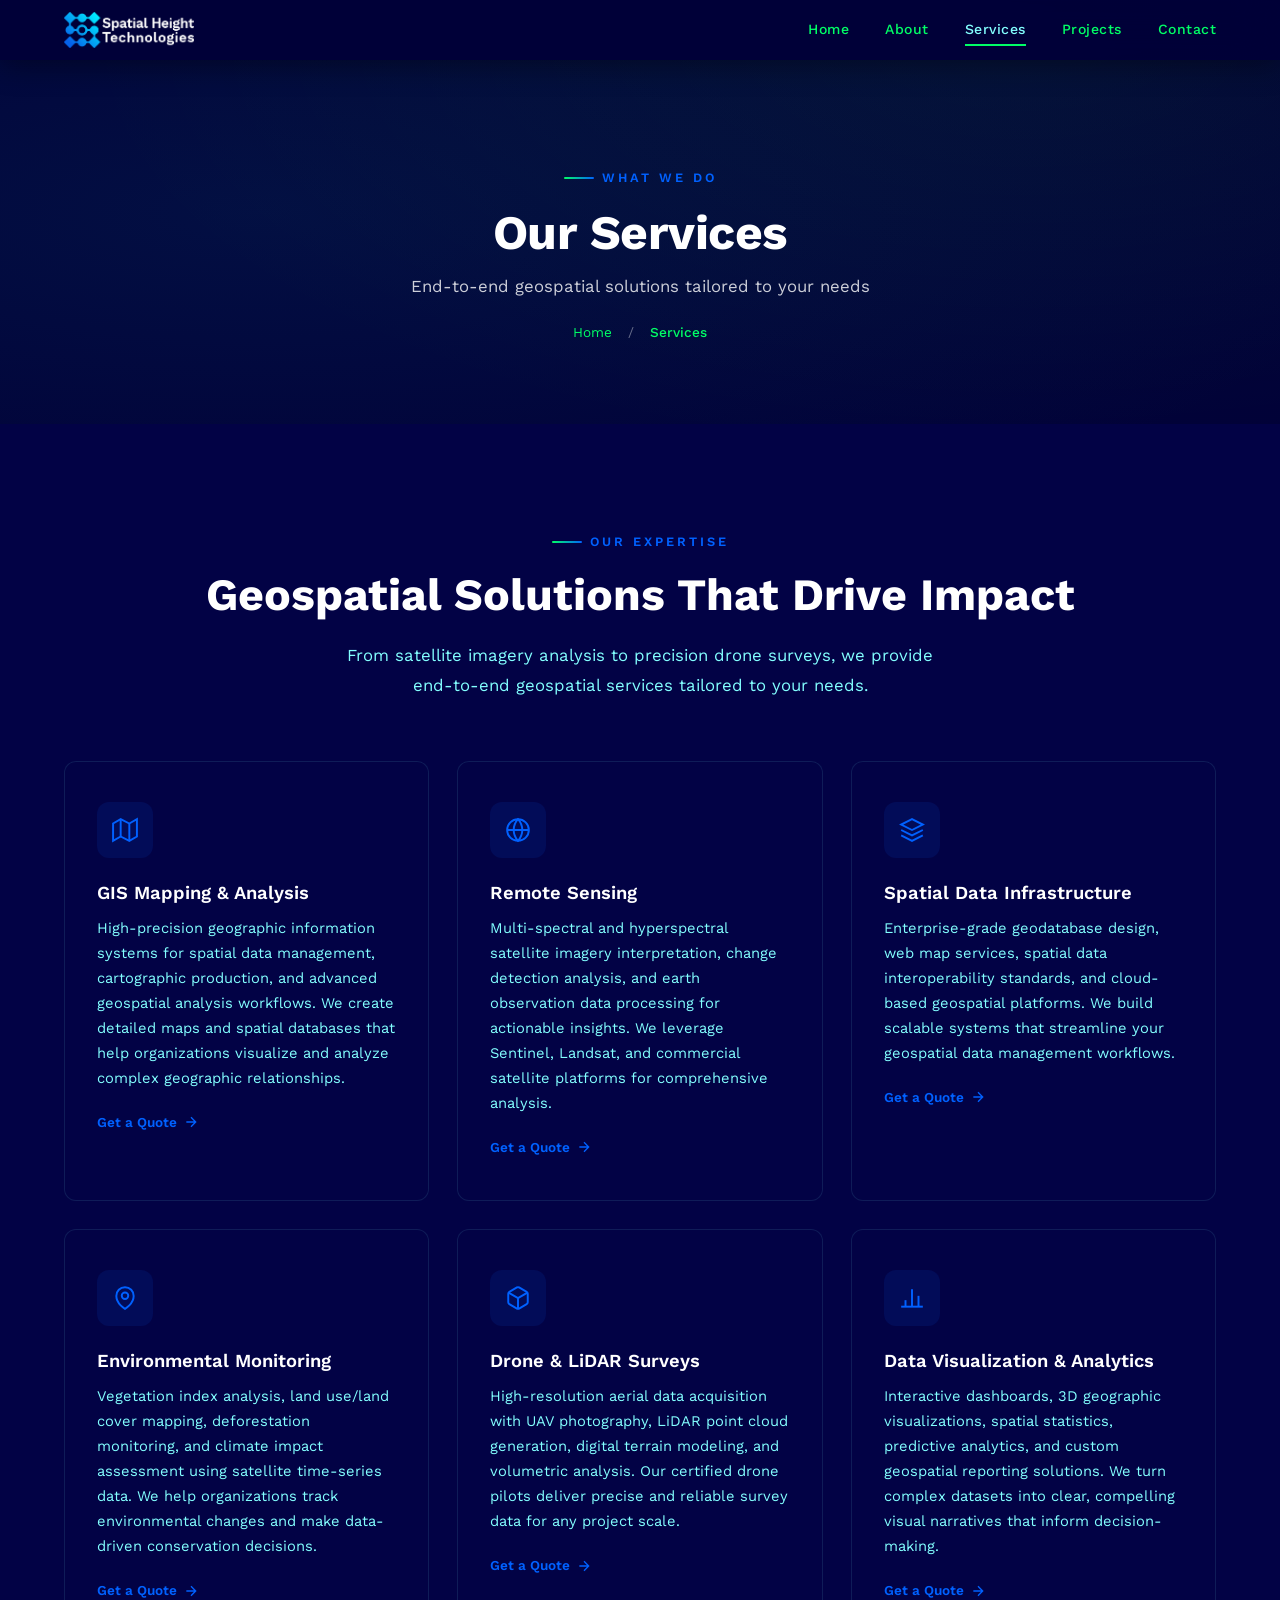
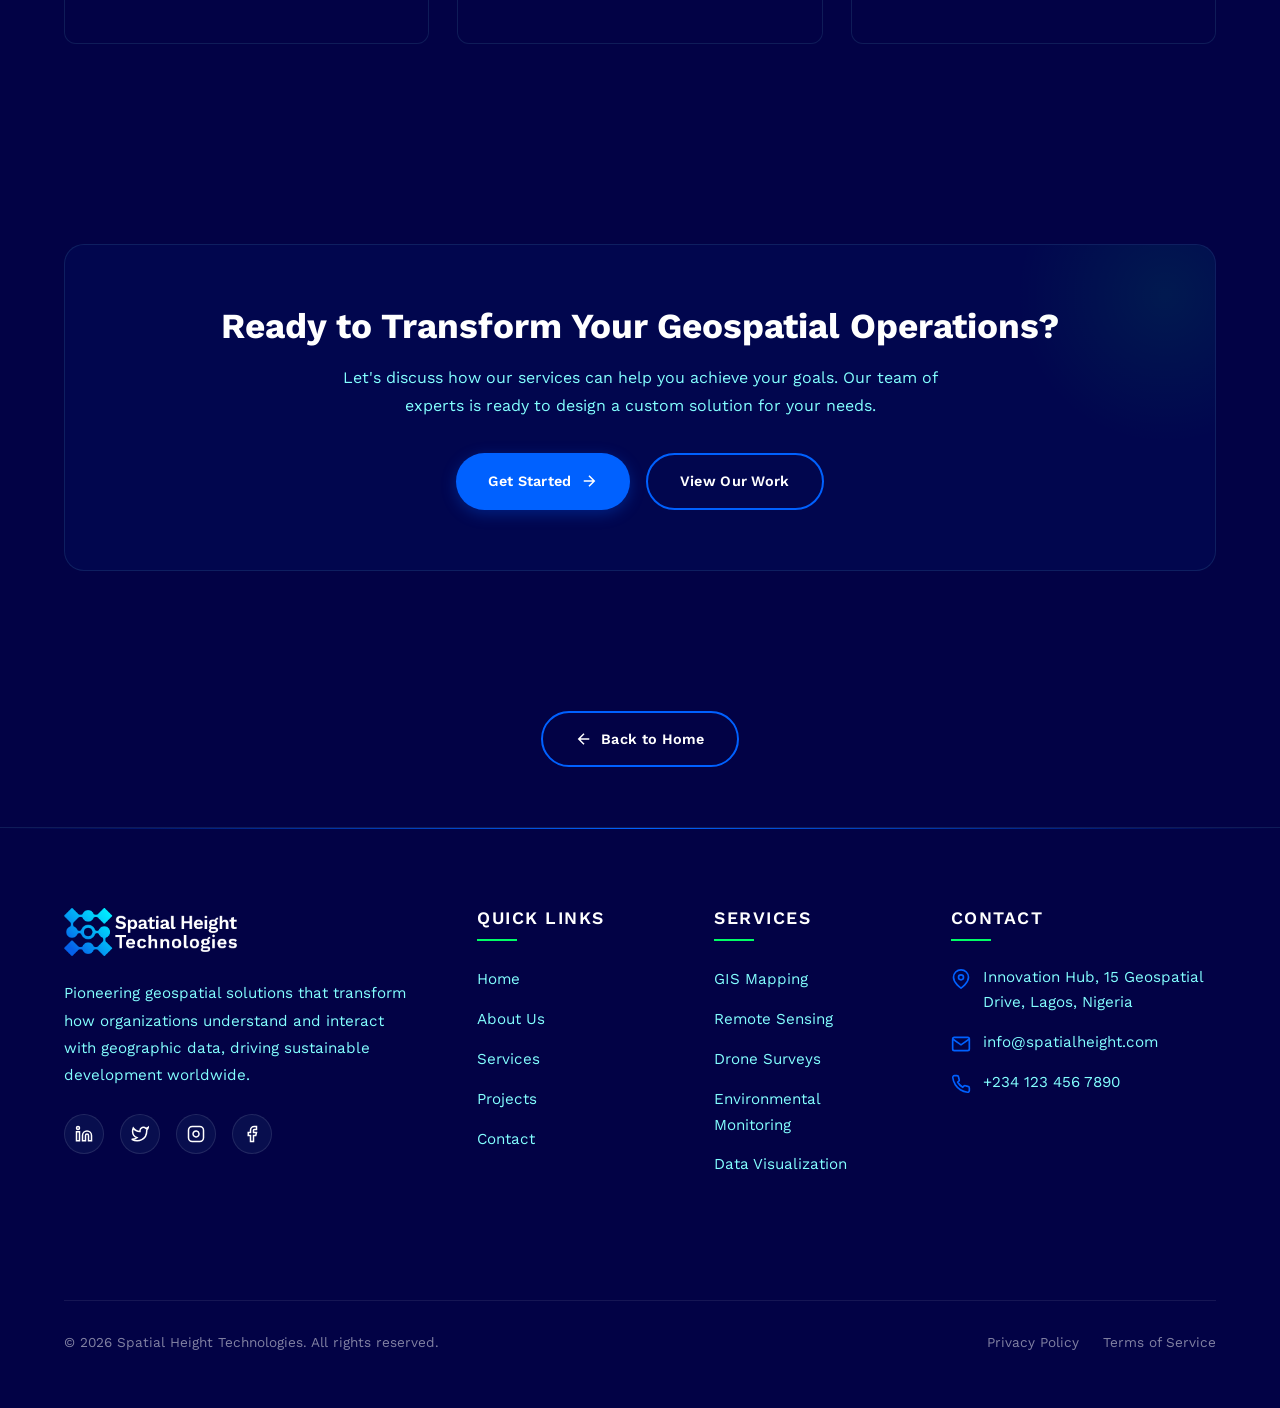
<file: services.html>
<!DOCTYPE html>
<html lang="en">

<head>
    <meta charset="UTF-8">
    <meta name="viewport" content="width=device-width, initial-scale=1.0">
    <meta name="description"
        content="Spatial Height Technologies Services — GIS Mapping, Remote Sensing, Drone Surveys, Environmental Monitoring, and Data Analytics solutions.">
    <title>Our Services | Spatial Height Technologies</title>

    <!-- Fonts -->
    <link rel="preconnect" href="https://fonts.googleapis.com">
    <link rel="preconnect" href="https://fonts.gstatic.com" crossorigin>
    <link href="https://fonts.googleapis.com/css2?family=Work+Sans:wght@300;400;500;600;700&display=swap"
        rel="stylesheet">

    <!-- Favicon -->
    <link rel="icon" type="image/png" href="SHT FOLDER/PNG/Asset 11.png">

    <!-- Styles -->
    <link rel="stylesheet" href="style.css">
</head>

<body>

    <!-- NAVIGATION -->
    <nav class="navbar scrolled" id="navbar">
        <div class="container">
            <a href="index.html" class="nav-logo">
                <img src="SHT FOLDER/PNG/Asset 2.png" alt="Spatial Height Technologies Logo">
            </a>
            <div class="nav-links" id="navLinks">
                <a href="index.html">Home</a>
                <a href="about.html">About</a>
                <a href="services.html" class="active">Services</a>
                <a href="projects.html">Projects</a>
                <a href="contact.html">Contact</a>
            </div>
            <button class="hamburger" id="hamburger" aria-label="Toggle menu">
                <span></span>
                <span></span>
                <span></span>
            </button>
        </div>
    </nav>

    <!-- PAGE HEADER -->
    <section class="page-header">
        <div class="page-header-bg"></div>
        <div class="container">
            <div class="page-header-content">
                <span class="section-label">What We Do</span>
                <h1>Our Services</h1>
                <p>End-to-end geospatial solutions tailored to your needs</p>
                <nav class="breadcrumb">
                    <a href="index.html">Home</a>
                    <span class="breadcrumb-sep">/</span>
                    <span>Services</span>
                </nav>
            </div>
        </div>
    </section>

    <!-- ALL SERVICES -->
    <section class="services" id="services-detail">
        <div class="container">
            <div class="section-header fade-up">
                <span class="section-label">Our Expertise</span>
                <h2 class="section-title">Geospatial Solutions That Drive Impact</h2>
                <p class="section-subtitle">From satellite imagery analysis to precision drone surveys, we provide
                    end-to-end geospatial services tailored to your needs.</p>
            </div>

            <div class="services-grid">
                <!-- Service 1 -->
                <div class="service-card fade-up">
                    <div class="service-icon">
                        <svg viewBox="0 0 24 24">
                            <path d="M1 6v16l7-4 8 4 7-4V2l-7 4-8-4-7 4z" />
                            <path d="M8 2v16" />
                            <path d="M16 6v16" />
                        </svg>
                    </div>
                    <h3>GIS Mapping & Analysis</h3>
                    <p>High-precision geographic information systems for spatial data management, cartographic
                        production, and advanced geospatial analysis workflows. We create detailed maps and spatial
                        databases that help organizations visualize and analyze complex geographic relationships.</p>
                    <a href="contact.html" class="learn-more">
                        Get a Quote
                        <svg viewBox="0 0 24 24">
                            <path d="M5 12h14M12 5l7 7-7 7" />
                        </svg>
                    </a>
                </div>

                <!-- Service 2 -->
                <div class="service-card fade-up">
                    <div class="service-icon">
                        <svg viewBox="0 0 24 24">
                            <circle cx="12" cy="12" r="10" />
                            <path d="M2 12h20" />
                            <path
                                d="M12 2a15.3 15.3 0 0 1 4 10 15.3 15.3 0 0 1-4 10 15.3 15.3 0 0 1-4-10 15.3 15.3 0 0 1 4-10z" />
                        </svg>
                    </div>
                    <h3>Remote Sensing</h3>
                    <p>Multi-spectral and hyperspectral satellite imagery interpretation, change detection analysis, and
                        earth observation data processing for actionable insights. We leverage Sentinel, Landsat, and
                        commercial satellite platforms for comprehensive analysis.</p>
                    <a href="contact.html" class="learn-more">
                        Get a Quote
                        <svg viewBox="0 0 24 24">
                            <path d="M5 12h14M12 5l7 7-7 7" />
                        </svg>
                    </a>
                </div>

                <!-- Service 3 -->
                <div class="service-card fade-up">
                    <div class="service-icon">
                        <svg viewBox="0 0 24 24">
                            <polygon points="12 2 2 7 12 12 22 7 12 2" />
                            <polyline points="2 17 12 22 22 17" />
                            <polyline points="2 12 12 17 22 12" />
                        </svg>
                    </div>
                    <h3>Spatial Data Infrastructure</h3>
                    <p>Enterprise-grade geodatabase design, web map services, spatial data interoperability standards,
                        and cloud-based geospatial platforms. We build scalable systems that streamline your geospatial
                        data management workflows.</p>
                    <a href="contact.html" class="learn-more">
                        Get a Quote
                        <svg viewBox="0 0 24 24">
                            <path d="M5 12h14M12 5l7 7-7 7" />
                        </svg>
                    </a>
                </div>

                <!-- Service 4 -->
                <div class="service-card fade-up">
                    <div class="service-icon">
                        <svg viewBox="0 0 24 24">
                            <path d="M12 22s-8-4.5-8-11.8A8 8 0 0 1 12 2a8 8 0 0 1 8 8.2c0 7.3-8 11.8-8 11.8z" />
                            <circle cx="12" cy="10" r="3" />
                        </svg>
                    </div>
                    <h3>Environmental Monitoring</h3>
                    <p>Vegetation index analysis, land use/land cover mapping, deforestation monitoring, and climate
                        impact assessment using satellite time-series data. We help organizations track environmental
                        changes and make data-driven conservation decisions.</p>
                    <a href="contact.html" class="learn-more">
                        Get a Quote
                        <svg viewBox="0 0 24 24">
                            <path d="M5 12h14M12 5l7 7-7 7" />
                        </svg>
                    </a>
                </div>

                <!-- Service 5 -->
                <div class="service-card fade-up">
                    <div class="service-icon">
                        <svg viewBox="0 0 24 24">
                            <path
                                d="M21 16V8a2 2 0 0 0-1-1.73l-7-4a2 2 0 0 0-2 0l-7 4A2 2 0 0 0 3 8v8a2 2 0 0 0 1 1.73l7 4a2 2 0 0 0 2 0l7-4A2 2 0 0 0 21 16z" />
                            <polyline points="3.27 6.96 12 12.01 20.73 6.96" />
                            <line x1="12" y1="22.08" x2="12" y2="12" />
                        </svg>
                    </div>
                    <h3>Drone & LiDAR Surveys</h3>
                    <p>High-resolution aerial data acquisition with UAV photography, LiDAR point cloud generation,
                        digital terrain modeling, and volumetric analysis. Our certified drone pilots deliver precise
                        and reliable survey data for any project scale.</p>
                    <a href="contact.html" class="learn-more">
                        Get a Quote
                        <svg viewBox="0 0 24 24">
                            <path d="M5 12h14M12 5l7 7-7 7" />
                        </svg>
                    </a>
                </div>

                <!-- Service 6 -->
                <div class="service-card fade-up">
                    <div class="service-icon">
                        <svg viewBox="0 0 24 24">
                            <line x1="18" y1="20" x2="18" y2="10" />
                            <line x1="12" y1="20" x2="12" y2="4" />
                            <line x1="6" y1="20" x2="6" y2="14" />
                            <path d="M2 20h20" />
                        </svg>
                    </div>
                    <h3>Data Visualization & Analytics</h3>
                    <p>Interactive dashboards, 3D geographic visualizations, spatial statistics, predictive analytics,
                        and custom geospatial reporting solutions. We turn complex datasets into clear, compelling
                        visual narratives that inform decision-making.</p>
                    <a href="contact.html" class="learn-more">
                        Get a Quote
                        <svg viewBox="0 0 24 24">
                            <path d="M5 12h14M12 5l7 7-7 7" />
                        </svg>
                    </a>
                </div>
            </div>
        </div>
    </section>

    <!-- CTA SECTION -->
    <section class="services-cta">
        <div class="container">
            <div class="services-cta-inner fade-up">
                <h2>Ready to Transform Your Geospatial Operations?</h2>
                <p>Let's discuss how our services can help you achieve your goals. Our team of experts is ready to
                    design a custom solution for your needs.</p>
                <div class="services-cta-buttons">
                    <a href="contact.html" class="btn btn-primary">
                        Get Started
                        <svg width="18" height="18" viewBox="0 0 24 24" fill="none" stroke="currentColor"
                            stroke-width="2">
                            <path d="M5 12h14M12 5l7 7-7 7" />
                        </svg>
                    </a>
                    <a href="projects.html" class="btn btn-outline">View Our Work</a>
                </div>
            </div>
        </div>
    </section>

    <!-- BACK TO HOME -->
    <section class="back-to-home">
        <div class="container">
            <a href="index.html" class="btn btn-outline back-home-btn">
                <svg width="18" height="18" viewBox="0 0 24 24" fill="none" stroke="currentColor" stroke-width="2">
                    <path d="M19 12H5M12 19l-7-7 7-7" />
                </svg>
                Back to Home
            </a>
        </div>
    </section>

    <!-- FOOTER -->
    <footer class="footer">
        <div class="container">
            <div class="footer-grid">
                <div class="footer-brand">
                    <img src="SHT FOLDER/PNG/Asset 2.png" alt="Spatial Height Technologies">
                    <p>Pioneering geospatial solutions that transform how organizations understand and interact with
                        geographic data, driving sustainable development worldwide.</p>
                    <div class="footer-social">
                        <a href="#" aria-label="LinkedIn"><svg viewBox="0 0 24 24">
                                <path
                                    d="M16 8a6 6 0 0 1 6 6v7h-4v-7a2 2 0 0 0-2-2 2 2 0 0 0-2 2v7h-4v-7a6 6 0 0 1 6-6z" />
                                <rect x="2" y="9" width="4" height="12" />
                                <circle cx="4" cy="4" r="2" />
                            </svg></a>
                        <a href="#" aria-label="Twitter"><svg viewBox="0 0 24 24">
                                <path
                                    d="M23 3a10.9 10.9 0 0 1-3.14 1.53 4.48 4.48 0 0 0-7.86 3v1A10.66 10.66 0 0 1 3 4s-4 9 5 13a11.64 11.64 0 0 1-7 2c9 5 20 0 20-11.5a4.5 4.5 0 0 0-.08-.83A7.72 7.72 0 0 0 23 3z" />
                            </svg></a>
                        <a href="#" aria-label="Instagram"><svg viewBox="0 0 24 24">
                                <rect x="2" y="2" width="20" height="20" rx="5" ry="5" />
                                <path d="M16 11.37A4 4 0 1 1 12.63 8 4 4 0 0 1 16 11.37z" />
                                <line x1="17.5" y1="6.5" x2="17.51" y2="6.5" />
                            </svg></a>
                        <a href="#" aria-label="Facebook"><svg viewBox="0 0 24 24">
                                <path d="M18 2h-3a5 5 0 0 0-5 5v3H7v4h3v8h4v-8h3l1-4h-4V7a1 1 0 0 1 1-1h3z" />
                            </svg></a>
                    </div>
                </div>
                <div class="footer-col">
                    <h4>Quick Links</h4>
                    <ul>
                        <li><a href="index.html">Home</a></li>
                        <li><a href="about.html">About Us</a></li>
                        <li><a href="services.html">Services</a></li>
                        <li><a href="projects.html">Projects</a></li>
                        <li><a href="contact.html">Contact</a></li>
                    </ul>
                </div>
                <div class="footer-col">
                    <h4>Services</h4>
                    <ul>
                        <li><a href="services.html">GIS Mapping</a></li>
                        <li><a href="services.html">Remote Sensing</a></li>
                        <li><a href="services.html">Drone Surveys</a></li>
                        <li><a href="services.html">Environmental Monitoring</a></li>
                        <li><a href="services.html">Data Visualization</a></li>
                    </ul>
                </div>
                <div class="footer-col">
                    <h4>Contact</h4>
                    <div class="footer-contact-item">
                        <svg viewBox="0 0 24 24">
                            <path d="M21 10c0 7-9 13-9 13s-9-6-9-13a9 9 0 0 1 18 0z" />
                            <circle cx="12" cy="10" r="3" />
                        </svg>
                        <p>Innovation Hub, 15 Geospatial Drive, Lagos, Nigeria</p>
                    </div>
                    <div class="footer-contact-item">
                        <svg viewBox="0 0 24 24">
                            <path d="M4 4h16c1.1 0 2 .9 2 2v12c0 1.1-.9 2-2 2H4c-1.1 0-2-.9-2-2V6c0-1.1.9-2 2-2z" />
                            <polyline points="22,6 12,13 2,6" />
                        </svg>
                        <a href="mailto:info@spatialheight.com">info@spatialheight.com</a>
                    </div>
                    <div class="footer-contact-item">
                        <svg viewBox="0 0 24 24">
                            <path
                                d="M22 16.92v3a2 2 0 0 1-2.18 2 19.79 19.79 0 0 1-8.63-3.07 19.5 19.5 0 0 1-6-6 19.79 19.79 0 0 1-3.07-8.67A2 2 0 0 1 4.11 2h3a2 2 0 0 1 2 1.72 12.84 12.84 0 0 0 .7 2.81 2 2 0 0 1-.45 2.11L8.09 9.91a16 16 0 0 0 6 6l1.27-1.27a2 2 0 0 1 2.11-.45 12.84 12.84 0 0 0 2.81.7A2 2 0 0 1 22 16.92z" />
                        </svg>
                        <a href="tel:+2341234567890">+234 123 456 7890</a>
                    </div>
                </div>
            </div>
            <div class="footer-bottom">
                <p>&copy; 2026 Spatial Height Technologies. All rights reserved.</p>
                <div class="footer-bottom-links">
                    <a href="#">Privacy Policy</a>
                    <a href="#">Terms of Service</a>
                </div>
            </div>
        </div>
    </footer>

    <script src="script.js"></script>
</body>

</html>
</file>
<file: style.css>
/* ============================================================
   SPATIAL HEIGHT TECHNOLOGIES — Design System & Styles
   ============================================================ */

/* ---------- CSS Custom Properties ---------- */
:root {
  /* Brand Colors */
  --neon-blue: #0061FF;
  --ice-blue: #83FFFF;
  --penn-blue: #010138;
  --spring-green: #00FF66;
  --electric-indigo: #5C27FF;
  --black: #000000;
  --white: #ffffff;

  /* Semantic Aliases */
  --bg-primary: #020245;
  --bg-secondary: #020245;
  /* Slightly lighter Penn Blue for depth */
  --text-main: var(--white);
  --text-muted: var(--ice-blue);
  --accent: var(--neon-blue);
  --highlight: var(--spring-green);

  /* Typography */
  --font-primary: 'Work Sans', sans-serif;

  /* Spacing */
  --section-padding: 100px 0;
  --container-width: 1200px;

  /* Transitions */
  --transition-fast: 0.2s ease;
  --transition-base: 0.3s ease;
  --transition-slow: 0.6s ease;

  /* Shadows */
  --shadow-sm: 0 2px 8px rgba(0, 0, 0, 0.2);
  --shadow-md: 0 4px 20px rgba(0, 0, 0, 0.3);
  --shadow-lg: 0 8px 40px rgba(0, 0, 0, 0.4);
  --shadow-glow: 0 0 20px rgba(0, 97, 255, 0.3);

  /* Border Radius */
  --radius-sm: 6px;
  --radius-md: 12px;
  --radius-lg: 20px;
  --radius-xl: 30px;
}

/* ---------- Reset & Base ---------- */
*,
*::before,
*::after {
  margin: 0;
  padding: 0;
  box-sizing: border-box;
}

html {
  scroll-behavior: smooth;
  scroll-padding-top: 80px;
}

body {
  font-family: var(--font-primary);
  font-weight: 400;
  line-height: 1.7;
  color: var(--text-muted);
  background-color: var(--bg-primary);
  overflow-x: hidden;
  -webkit-font-smoothing: antialiased;
  -moz-osx-font-smoothing: grayscale;
}

a {
  text-decoration: none;
  color: inherit;
  transition: all var(--transition-fast);
}

ul {
  list-style: none;
}

img {
  max-width: 100%;
  height: auto;
  display: block;
}

h1,
h2,
h3,
h4,
h5,
h6 {
  font-family: var(--font-primary);
  color: var(--text-main);
  line-height: 1.2;
  font-weight: 700;
}

/* ---------- Utility Classes ---------- */
.container {
  width: 100%;
  max-width: var(--container-width);
  margin: 0 auto;
  padding: 0 24px;
}

.section-label {
  display: inline-flex;
  align-items: center;
  gap: 8px;
  font-size: 0.8rem;
  font-weight: 600;
  letter-spacing: 3px;
  text-transform: uppercase;
  color: var(--neon-blue);
  margin-bottom: 16px;
}

.section-label::before {
  content: '';
  width: 30px;
  height: 2px;
  background: linear-gradient(90deg, var(--spring-green), var(--neon-blue));
  border-radius: 2px;
}

.section-title {
  font-size: clamp(2rem, 4vw, 2.8rem);
  font-weight: 700;
  color: var(--text-main);
  margin-bottom: 20px;
  line-height: 1.15;
}

.section-subtitle {
  font-size: 1.05rem;
  color: var(--text-muted);
  max-width: 600px;
  line-height: 1.8;
}

.section-header {
  text-align: center;
  margin-bottom: 60px;
}

.section-header .section-subtitle {
  margin: 0 auto;
}

/* Buttons */
.btn {
  display: inline-flex;
  align-items: center;
  gap: 8px;
  padding: 14px 32px;
  font-family: var(--font-primary);
  font-size: 0.9rem;
  font-weight: 600;
  border-radius: var(--radius-xl);
  border: none;
  cursor: pointer;
  transition: all var(--transition-base);
  letter-spacing: 0.3px;
}

.btn-primary {
  background: var(--neon-blue);
  color: var(--white);
  box-shadow: 0 4px 15px rgba(0, 97, 255, 0.3);
}

.btn-primary:hover {
  background: var(--spring-green);
  color: var(--black);
  box-shadow: 0 6px 20px rgba(0, 255, 102, 0.3);
  transform: translateY(-2px);
}

.btn-outline {
  background: transparent;
  color: var(--white);
  border: 2px solid var(--neon-blue);
}

.btn-outline:hover {
  background: rgba(0, 97, 255, 0.1);
  border-color: var(--spring-green);
  color: var(--spring-green);
  transform: translateY(-2px);
}

.btn-neon {
  background: var(--spring-green);
  color: var(--black);
  font-weight: 700;
  box-shadow: 0 0 20px rgba(0, 255, 102, 0.2);
}

.btn-neon:hover {
  background: var(--neon-blue);
  color: var(--white);
  box-shadow: 0 0 30px rgba(0, 97, 255, 0.3);
  transform: translateY(-2px);
}

/* ---------- Scroll Animations ---------- */
.fade-up {
  opacity: 0;
  transform: translateY(40px);
  transition: opacity 0.7s ease, transform 0.7s ease;
}

.fade-up.visible {
  opacity: 1;
  transform: translateY(0);
}

.fade-left {
  opacity: 0;
  transform: translateX(-40px);
  transition: opacity 0.7s ease, transform 0.7s ease;
}

.fade-left.visible {
  opacity: 1;
  transform: translateX(0);
}

.fade-right {
  opacity: 0;
  transform: translateX(40px);
  transition: opacity 0.7s ease, transform 0.7s ease;
}

.fade-right.visible {
  opacity: 1;
  transform: translateX(0);
}

/* ============================================================
   NAVIGATION
   ============================================================ */
.navbar {
  position: fixed;
  top: 0;
  left: 0;
  width: 100%;
  z-index: 1000;
  padding: 18px 0;
  transition: all var(--transition-base);
}

.navbar.scrolled {
  background: rgba(1, 1, 56, 0.95);
  /* Penn Blue */
  backdrop-filter: blur(20px);
  -webkit-backdrop-filter: blur(20px);
  padding: 12px 0;
  box-shadow: 0 4px 30px rgba(0, 0, 0, 0.4);
}

.navbar .container {
  display: flex;
  align-items: center;
  justify-content: space-between;
}

.nav-logo img {
  height: 32px;
  width: auto;
  transition: var(--transition-base);
}

.navbar.scrolled .nav-logo img {
  height: 36px;
}

.nav-links {
  display: flex;
  align-items: center;
  gap: 36px;
}

.nav-links a {
  font-size: 0.88rem;
  font-weight: 500;
  color: var(--spring-green);
  letter-spacing: 0.5px;
  position: relative;
}

.nav-links a::after {
  content: '';
  position: absolute;
  bottom: -4px;
  left: 0;
  width: 0;
  height: 2px;
  background: var(--spring-green);
  transition: width var(--transition-base);
}

.nav-links a:hover {
  color: var(--neon-blue);
}

.nav-links a.active {
  color: var(--spring-green);
}

.nav-links a.active::after {
  width: 100%;
}

.nav-links a:hover::after {
  width: 100%;
}

.nav-cta {
  padding: 10px 24px !important;
  font-size: 0.85rem !important;
}

/* Hamburger */
.hamburger {
  display: none;
  flex-direction: column;
  gap: 5px;
  cursor: pointer;
  background: none;
  border: none;
  padding: 5px;
}

.hamburger span {
  display: block;
  width: 26px;
  height: 2px;
  background: var(--white);
  border-radius: 2px;
  transition: all var(--transition-base);
}

.hamburger.active span:nth-child(1) {
  transform: rotate(45deg) translate(5px, 5px);
}

.hamburger.active span:nth-child(2) {
  opacity: 0;
}

.hamburger.active span:nth-child(3) {
  transform: rotate(-45deg) translate(5px, -5px);
}

/* ============================================================
   HERO SECTION
   ============================================================ */
.hero {
  position: relative;
  min-height: 100vh;
  display: flex;
  align-items: center;
  overflow: hidden;
  background: var(--penn-blue);
}

.hero-bg {
  position: absolute;
  inset: 0;
  z-index: 1;
}

.hero-bg img {
  width: 100%;
  height: 100%;
  object-fit: cover;
  opacity: 0.45;
}

.hero-overlay {
  position: absolute;
  inset: 0;
  background: linear-gradient(135deg,
      rgba(2, 2, 69, 0.6) 0%,
      rgba(2, 2, 69, 0.3) 50%,
      rgba(2, 2, 69, 0.5) 100%);
  z-index: 2;
}

/* Animated geo-grid */
.hero-grid {
  position: absolute;
  inset: 0;
  z-index: 3;
  overflow: hidden;
  opacity: 0.12;
}

.hero-grid canvas {
  width: 100%;
  height: 100%;
}

/* Hero Flex Layout */
.hero-flex {
  position: relative;
  z-index: 5;
  display: flex;
  align-items: center;
  gap: 40px;
  padding-top: 100px;
}

.hero-content {
  flex: 1;
  min-width: 0;
}

/* 3D Globe Container */
.hero-globe {
  width: 45%;
  max-width: 520px;
  aspect-ratio: 1;
  position: relative;
  flex-shrink: 0;
  cursor: grab;
}

.hero-globe:active {
  cursor: grabbing;
}

.hero-globe canvas {
  width: 100% !important;
  height: 100% !important;
  display: block;
  border-radius: 50%;
  filter: drop-shadow(0 0 40px rgba(0, 97, 255, 0.4)) drop-shadow(0 0 80px rgba(0, 255, 102, 0.1));
}

.hero-badge {
  display: inline-flex;
  align-items: center;
  gap: 8px;
  background: rgba(0, 255, 102, 0.1);
  border: 1px solid rgba(0, 255, 102, 0.25);
  border-radius: var(--radius-xl);
  padding: 8px 20px;
  margin-bottom: 28px;
  font-size: 0.78rem;
  font-weight: 600;
  color: var(--spring-green);
  letter-spacing: 1.5px;
  text-transform: uppercase;
  animation: pulse-badge 3s ease-in-out infinite;
}

@keyframes pulse-badge {

  0%,
  100% {
    box-shadow: 0 0 0 0 rgba(57, 255, 20, 0.15);
  }

  50% {
    box-shadow: 0 0 20px 5px rgba(57, 255, 20, 0.08);
  }
}

.hero-badge svg {
  width: 14px;
  height: 14px;
  fill: var(--spring-green);
}

.hero h1 {
  font-size: clamp(2.5rem, 5.5vw, 4rem);
  font-weight: 700;
  color: var(--white);
  line-height: 1.1;
  margin-bottom: 24px;
  letter-spacing: -0.5px;
}

.hero h1 .highlight {
  background: linear-gradient(135deg, var(--spring-green), var(--neon-blue));
  -webkit-background-clip: text;
  -webkit-text-fill-color: transparent;
  background-clip: text;
}

.hero-description {
  font-size: 1.1rem;
  color: rgba(255, 255, 255, 0.7);
  line-height: 1.8;
  margin-bottom: 40px;
  max-width: 580px;
}

.hero-buttons {
  display: flex;
  gap: 16px;
  flex-wrap: wrap;
}

.hero-stats {
  position: relative;
  z-index: 5;
  display: flex;
  gap: 48px;
  margin-top: 80px;
  padding-top: 40px;
  border-top: 1px solid rgba(255, 255, 255, 0.08);
}

.hero-stat h3 {
  font-size: 2.2rem;
  font-weight: 700;
  color: var(--spring-green);
  margin-bottom: 4px;
}

.hero-stat p {
  font-size: 0.82rem;
  color: rgba(255, 255, 255, 0.5);
  font-weight: 500;
  letter-spacing: 0.5px;
  text-transform: uppercase;
}

/* Scroll indicator */
.scroll-indicator {
  position: absolute;
  bottom: 30px;
  left: 50%;
  transform: translateX(-50%);
  z-index: 5;
  display: flex;
  flex-direction: column;
  align-items: center;
  gap: 8px;
  animation: float-updown 2.5s ease-in-out infinite;
}

.scroll-indicator span {
  font-size: 0.7rem;
  color: rgba(255, 255, 255, 0.4);
  letter-spacing: 2px;
  text-transform: uppercase;
  font-weight: 500;
}

.scroll-indicator .mouse {
  width: 22px;
  height: 34px;
  border: 2px solid rgba(255, 255, 255, 0.3);
  border-radius: 12px;
  position: relative;
}

.scroll-indicator .mouse::before {
  content: '';
  position: absolute;
  top: 6px;
  left: 50%;
  transform: translateX(-50%);
  width: 3px;
  height: 8px;
  background: var(--spring-green);
  border-radius: 3px;
  animation: scroll-dot 2s ease-in-out infinite;
}

@keyframes scroll-dot {

  0%,
  100% {
    top: 6px;
    opacity: 1;
  }

  50% {
    top: 16px;
    opacity: 0.3;
  }
}

@keyframes float-updown {

  0%,
  100% {
    transform: translateX(-50%) translateY(0);
  }

  50% {
    transform: translateX(-50%) translateY(-8px);
  }
}

/* ============================================================
   SERVICES SECTION
   ============================================================ */
.services {
  padding: var(--section-padding);
  background: var(--bg-secondary);
  position: relative;
}

.services::before {
  content: '';
  position: absolute;
  top: 0;
  left: 0;
  right: 0;
  height: 1px;
  background: linear-gradient(90deg, transparent, var(--gray-200), transparent);
}

.services-grid {
  display: grid;
  grid-template-columns: repeat(3, 1fr);
  gap: 28px;
}

.service-card {
  background: var(--bg-secondary);
  border-radius: var(--radius-md);
  padding: 40px 32px;
  position: relative;
  overflow: hidden;
  transition: all var(--transition-base);
  border: 1px solid rgba(131, 255, 255, 0.1);
  /* Ice Blue */
}

.service-card::before {
  content: '';
  position: absolute;
  top: 0;
  left: 0;
  right: 0;
  height: 3px;
  background: linear-gradient(90deg, var(--neon-blue), var(--spring-green));
  transform: scaleX(0);
  transform-origin: left;
  transition: transform var(--transition-base);
}

.service-card:hover {
  transform: translateY(-6px);
  box-shadow: var(--shadow-lg);
  border-color: transparent;
}

.service-card:hover::before {
  transform: scaleX(1);
}

.service-icon {
  width: 56px;
  height: 56px;
  border-radius: var(--radius-md);
  background: rgba(0, 97, 255, 0.1);
  display: flex;
  align-items: center;
  justify-content: center;
  margin-bottom: 24px;
  transition: all var(--transition-base);
}

.service-card:hover .service-icon {
  background: var(--neon-blue);
  box-shadow: 0 4px 15px rgba(0, 97, 255, 0.3);
}

.service-icon svg {
  width: 26px;
  height: 26px;
  stroke: var(--neon-blue);
  fill: none;
  stroke-width: 1.8;
  transition: stroke var(--transition-base);
}

.service-card:hover .service-icon svg {
  stroke: var(--white);
}

.service-card h3 {
  font-size: 1.15rem;
  font-weight: 600;
  margin-bottom: 12px;
  color: var(--text-main);
}

.service-card p {
  font-size: 0.92rem;
  line-height: 1.7;
  color: var(--text-muted);
}

.service-card .learn-more {
  display: inline-flex;
  align-items: center;
  gap: 6px;
  margin-top: 20px;
  font-size: 0.85rem;
  font-weight: 600;
  color: var(--neon-blue);
  transition: all var(--transition-fast);
}

.service-card .learn-more svg {
  width: 16px;
  height: 16px;
  stroke: var(--neon-blue);
  fill: none;
  stroke-width: 2;
  transition: transform var(--transition-fast);
}

.service-card:hover .learn-more {
  color: var(--spring-green);
}

.service-card:hover .learn-more svg {
  transform: translateX(4px);
  stroke: var(--spring-green);
}

/* ============================================================
   ABOUT SECTION
   ============================================================ */
.about {
  padding: var(--section-padding);
  background: var(--bg-primary);
  overflow: hidden;
}

.about-grid {
  display: grid;
  grid-template-columns: 1fr 1fr;
  gap: 80px;
  align-items: center;
}

.about-content .section-label {
  margin-bottom: 12px;
}

.about-content .section-title {
  margin-bottom: 20px;
}

.about-text {
  font-size: 1rem;
  line-height: 1.85;
  color: var(--text-muted);
  margin-bottom: 32px;
}

.about-features {
  display: grid;
  grid-template-columns: 1fr 1fr;
  gap: 20px;
  margin-bottom: 36px;
}

.about-feature {
  display: flex;
  align-items: flex-start;
  gap: 12px;
}

.about-feature-icon {
  width: 36px;
  height: 36px;
  min-width: 36px;
  border-radius: 50%;
  background: rgba(0, 97, 255, 0.1);
  display: flex;
  align-items: center;
  justify-content: center;
}

.about-feature-icon svg {
  width: 16px;
  height: 16px;
  stroke: var(--neon-blue);
  fill: none;
  stroke-width: 2;
}

.about-feature div h4 {
  font-size: 0.9rem;
  font-weight: 600;
  margin-bottom: 2px;
}

.about-feature div p {
  font-size: 0.8rem;
  color: var(--text-muted);
}

.about-image {
  position: relative;
  border-radius: var(--radius-lg);
  overflow: hidden;
}

.about-image img {
  width: 100%;
  height: auto;
  aspect-ratio: 16 / 10;
  object-fit: cover;
  border-radius: var(--radius-lg);
}

.about-image-overlay {
  position: absolute;
  bottom: 24px;
  left: 24px;
  right: 24px;
  background: rgba(40, 25, 10, 0.85);
  backdrop-filter: blur(12px);
  -webkit-backdrop-filter: blur(12px);
  border-radius: var(--radius-md);
  padding: 24px;
  display: flex;
  justify-content: space-around;
}

.stat-item {
  text-align: center;
}

.stat-item h3 {
  font-size: 1.6rem;
  font-weight: 700;
  color: var(--spring-green);
  margin-bottom: 2px;
}

.stat-item p {
  font-size: 0.72rem;
  color: rgba(255, 255, 255, 0.6);
  text-transform: uppercase;
  letter-spacing: 1px;
  font-weight: 500;
}

/* ============================================================
   PROJECTS SECTION
   ============================================================ */
.projects {
  padding: var(--section-padding);
  background: var(--bg-primary);
  position: relative;
}

.projects .section-title {
  color: var(--white);
}

.projects .section-subtitle {
  color: var(--text-muted);
}

/* Filter buttons */
.project-filters {
  display: flex;
  justify-content: center;
  gap: 10px;
  margin-bottom: 48px;
  flex-wrap: wrap;
}

.filter-btn {
  padding: 8px 22px;
  font-family: var(--font-primary);
  font-size: 0.82rem;
  font-weight: 500;
  color: var(--text-muted);
  background: rgba(131, 255, 255, 0.05);
  border: 1px solid rgba(131, 255, 255, 0.1);
  border-radius: var(--radius-xl);
  cursor: pointer;
  transition: all var(--transition-base);
}

.filter-btn:hover {
  background: rgba(0, 97, 255, 0.1);
  border-color: var(--neon-blue);
  color: var(--white);
}

.filter-btn.active {
  background: var(--neon-blue);
  color: var(--white);
  border-color: var(--neon-blue);
  box-shadow: 0 4px 12px rgba(0, 97, 255, 0.3);
}

/* Project grid */
.projects-grid {
  display: grid;
  grid-template-columns: repeat(3, 1fr);
  gap: 28px;
}

.project-card {
  border-radius: var(--radius-md);
  overflow: hidden;
  position: relative;
  cursor: pointer;
  transition: all var(--transition-base);
}

.project-card.hidden {
  display: none;
}

.project-card img {
  width: 100%;
  height: 280px;
  object-fit: cover;
  transition: transform var(--transition-slow);
}

.project-card:hover img {
  transform: scale(1.08);
}

.project-card-overlay {
  position: absolute;
  inset: 0;
  background: linear-gradient(to top,
      rgba(1, 1, 56, 0.95) 0%,
      rgba(1, 1, 56, 0.4) 40%,
      transparent 100%);
  display: flex;
  flex-direction: column;
  justify-content: flex-end;
  padding: 28px;
  transition: all var(--transition-base);
}

.project-card:hover .project-card-overlay {
  background: linear-gradient(to top,
      rgba(92, 39, 255, 0.9) 0%,
      rgba(1, 1, 56, 0.7) 50%,
      rgba(1, 1, 56, 0.4) 100%);
}

.project-tag {
  display: inline-block;
  padding: 4px 12px;
  background: rgba(0, 255, 102, 0.15);
  border: 1px solid rgba(0, 255, 102, 0.3);
  border-radius: var(--radius-xl);
  font-size: 0.7rem;
  font-weight: 600;
  color: var(--spring-green);
  text-transform: uppercase;
  letter-spacing: 1px;
  margin-bottom: 10px;
  width: fit-content;
}

.project-card h3 {
  font-size: 1.1rem;
  color: var(--white);
  margin-bottom: 6px;
  font-weight: 600;
}

.project-card p {
  font-size: 0.82rem;
  color: rgba(255, 255, 255, 0.6);
  line-height: 1.6;
}

.project-card .view-project {
  display: inline-flex;
  align-items: center;
  gap: 6px;
  margin-top: 14px;
  font-size: 0.82rem;
  font-weight: 600;
  color: var(--spring-green);
  opacity: 0;
  transform: translateY(10px);
  transition: all var(--transition-base);
}

.project-card:hover .view-project {
  opacity: 1;
  transform: translateY(0);
}

.project-card .view-project svg {
  width: 14px;
  height: 14px;
  stroke: var(--spring-green);
  fill: none;
  stroke-width: 2;
}

/* ============================================================
   CONTACT SECTION
   ============================================================ */
.contact {
  padding: var(--section-padding);
  background: var(--bg-primary);
  position: relative;
  overflow: hidden;
}

.contact::before {
  content: '';
  position: absolute;
  top: -200px;
  right: -200px;
  width: 500px;
  height: 500px;
  border-radius: 50%;
  background: radial-gradient(circle, rgba(0, 97, 255, 0.1) 0%, transparent 70%);
  pointer-events: none;
}

.contact-grid {
  display: grid;
  grid-template-columns: 1fr 1.2fr;
  gap: 60px;
  align-items: start;
}

.contact-info h3 {
  font-size: 1.5rem;
  margin-bottom: 16px;
}

.contact-info>p {
  font-size: 0.95rem;
  color: var(--text-muted);
  margin-bottom: 36px;
  line-height: 1.7;
}

.contact-details {
  display: flex;
  flex-direction: column;
  gap: 24px;
}

.contact-detail {
  display: flex;
  align-items: flex-start;
  gap: 16px;
}

.contact-detail-icon {
  width: 48px;
  height: 48px;
  min-width: 48px;
  border-radius: var(--radius-md);
  background: rgba(0, 97, 255, 0.1);
  display: flex;
  align-items: center;
  justify-content: center;
}

.contact-detail-icon svg {
  width: 20px;
  height: 20px;
  stroke: var(--teal);
  fill: none;
  stroke-width: 1.8;
}

.contact-detail h4 {
  font-size: 0.9rem;
  font-weight: 600;
  margin-bottom: 4px;
}

.contact-detail p,
.contact-detail a {
  font-size: 0.88rem;
  color: var(--text-muted);
}

.contact-detail a:hover {
  color: var(--highlight);
}

/* Form */
.contact-form-card {
  background: var(--bg-secondary);
  border-radius: var(--radius-lg);
  padding: 44px;
  box-shadow: var(--shadow-md);
  border: 1px solid rgba(131, 255, 255, 0.1);
}

.contact-form-card h3 {
  font-size: 1.3rem;
  margin-bottom: 24px;
}

.form-row {
  display: grid;
  grid-template-columns: 1fr 1fr;
  gap: 16px;
}

.form-group {
  margin-bottom: 18px;
}

.form-group label {
  display: block;
  font-size: 0.82rem;
  font-weight: 600;
  color: var(--navy);
  margin-bottom: 7px;
  letter-spacing: 0.3px;
}

.form-group input,
.form-group select,
.form-group textarea {
  width: 100%;
  padding: 13px 16px;
  font-family: var(--font-primary);
  font-size: 0.9rem;
  color: var(--text-main);
  background: rgba(0, 0, 0, 0.2);
  border: 1.5px solid rgba(131, 255, 255, 0.1);
  border-radius: var(--radius-sm);
  transition: all var(--transition-fast);
  outline: none;
}

.form-group input:focus,
.form-group select:focus,
.form-group textarea:focus {
  border-color: var(--neon-blue);
  box-shadow: 0 0 0 3px rgba(0, 97, 255, 0.1);
  background: rgba(0, 0, 0, 0.4);
}

.form-group textarea {
  resize: vertical;
  min-height: 120px;
}

.form-submit {
  width: 100%;
  padding: 15px;
  font-family: var(--font-primary);
  font-size: 0.95rem;
  font-weight: 600;
  color: var(--white);
  background: var(--neon-blue);
  border: none;
  border-radius: var(--radius-sm);
  cursor: pointer;
  transition: all var(--transition-base);
  letter-spacing: 0.3px;
}

.form-submit:hover {
  background: var(--spring-green);
  color: var(--black);
  box-shadow: 0 4px 20px rgba(0, 255, 102, 0.3);
  transform: translateY(-1px);
}

/* ============================================================
   FOOTER
   ============================================================ */
.footer {
  background: var(--penn-blue);
  padding: 80px 0 0;
  position: relative;
}

.footer::before {
  content: '';
  position: absolute;
  top: 0;
  left: 0;
  right: 0;
  height: 1px;
  background: linear-gradient(90deg, transparent, var(--neon-blue), transparent);
}

.footer-grid {
  display: grid;
  grid-template-columns: 1.5fr 1fr 1fr 1.2fr;
  gap: 48px;
  padding-bottom: 50px;
}

.footer-brand img {
  height: 40px;
  width: auto;
  margin-bottom: 20px;
}

.footer-brand p {
  font-size: 0.88rem;
  line-height: 1.8;
  color: var(--text-muted);
  margin-bottom: 24px;
}

.footer-social {
  display: flex;
  gap: 12px;
}

.footer-social a {
  width: 38px;
  height: 38px;
  border-radius: 50%;
  background: rgba(255, 255, 255, 0.06);
  border: 1px solid rgba(255, 255, 255, 0.1);
  display: flex;
  align-items: center;
  justify-content: center;
  transition: all var(--transition-base);
}

.footer-social a:hover {
  background: var(--neon-blue);
  border-color: var(--neon-blue);
  transform: translateY(-3px);
}

.footer-social a svg {
  width: 16px;
  height: 16px;
  fill: var(--text-muted);
  transition: fill var(--transition-fast);
}

.footer-social a:hover svg {
  fill: var(--white);
}

.footer-col h4 {
  font-size: 0.9rem;
  font-weight: 600;
  color: var(--white);
  margin-bottom: 24px;
  text-transform: uppercase;
  letter-spacing: 1.5px;
}

.footer-col ul li {
  margin-bottom: 12px;
}

.footer-col ul li a {
  font-size: 0.88rem;
  color: var(--text-muted);
  transition: all var(--transition-fast);
  display: inline-flex;
  align-items: center;
  gap: 6px;
}

.footer-col ul li a:hover {
  color: var(--highlight);
  transform: translateX(4px);
}

.footer-contact-item {
  display: flex;
  align-items: flex-start;
  gap: 12px;
  margin-bottom: 16px;
}

.footer-contact-item svg {
  width: 16px;
  height: 16px;
  min-width: 16px;
  stroke: var(--teal);
  fill: none;
  stroke-width: 1.8;
  margin-top: 3px;
}

.footer-contact-item p,
.footer-contact-item a {
  font-size: 0.85rem;
  color: var(--text-muted);
  line-height: 1.5;
}

.footer-contact-item a:hover {
  color: var(--highlight);
}

.footer-bottom {
  border-top: 1px solid rgba(255, 255, 255, 0.06);
  padding: 24px 0;
  display: flex;
  justify-content: space-between;
  align-items: center;
}

.footer-bottom p {
  font-size: 0.8rem;
  color: var(--gray-400);
}

.footer-bottom-links {
  display: flex;
  gap: 24px;
}

.footer-bottom-links a {
  font-size: 0.8rem;
  color: var(--gray-400);
}

.footer-bottom-links a:hover {
  color: var(--gray-200);
}

/* ============================================================
   ACTIVE NAV LINK
   ============================================================ */
.nav-links a.active {
  color: var(--neon-green);
}

.nav-links a.active::after {
  width: 100%;
}

/* ============================================================
   PAGE HEADER (Sub-pages)
   ============================================================ */
.page-header {
  position: relative;
  padding: 160px 0 80px;
  background: var(--navy);
  overflow: hidden;
  text-align: center;
}

.page-header-bg {
  position: absolute;
  inset: 0;
  background: linear-gradient(135deg,
      rgba(1, 1, 56, 1) 0%,
      rgba(92, 39, 255, 0.45) 40%,
      rgba(1, 1, 56, 0.95) 100%);
  z-index: 1;
}

.page-header-bg::before {
  content: '';
  position: absolute;
  top: -50%;
  left: -25%;
  width: 150%;
  height: 200%;
  background: radial-gradient(ellipse at 30% 50%, rgba(14, 116, 144, 0.12) 0%, transparent 60%),
    radial-gradient(ellipse at 70% 30%, rgba(57, 255, 20, 0.06) 0%, transparent 50%);
  pointer-events: none;
}

.page-header .container {
  position: relative;
  z-index: 2;
}

.page-header-content {
  max-width: 680px;
  margin: 0 auto;
}

.page-header-content .section-label {
  margin-bottom: 16px;
}

.page-header-content h1 {
  font-size: clamp(2.2rem, 5vw, 3.2rem);
  font-weight: 700;
  color: var(--white);
  margin-bottom: 16px;
  letter-spacing: -0.5px;
  line-height: 1.15;
}

.page-header-content p {
  font-size: 1.1rem;
  color: var(--text-muted);
  line-height: 1.7;
  margin-bottom: 24px;
}

/* Breadcrumb */
.breadcrumb {
  display: flex;
  align-items: center;
  justify-content: center;
  gap: 8px;
  font-size: 0.85rem;
}

.breadcrumb a {
  color: rgba(255, 255, 255, 0.5);
  transition: color var(--transition-fast);
}

.breadcrumb a:hover {
  color: var(--highlight);
}

.breadcrumb-sep {
  color: rgba(255, 255, 255, 0.3);
}

.breadcrumb span:last-child {
  color: var(--highlight);
  font-weight: 500;
}

/* ============================================================
   ABOUT PREVIEW (Homepage)
   ============================================================ */
.about-preview {
  padding: var(--section-padding);
  background: var(--bg-primary);
}

.preview-highlights {
  display: grid;
  grid-template-columns: repeat(4, 1fr);
  gap: 28px;
  margin-bottom: 48px;
}

.preview-highlight-item {
  text-align: center;
  padding: 36px 24px;
  background: var(--bg-secondary);
  border-radius: var(--radius-md);
  border: 1px solid rgba(131, 255, 255, 0.1);
  transition: all var(--transition-base);
}

.preview-highlight-item:hover {
  transform: translateY(-4px);
  box-shadow: var(--shadow-md);
  border-color: transparent;
}

.preview-highlight-icon {
  width: 52px;
  height: 52px;
  border-radius: 50%;
  background: rgba(0, 97, 255, 0.1);
  display: flex;
  align-items: center;
  justify-content: center;
  margin: 0 auto 16px;
}

.preview-highlight-icon svg {
  width: 22px;
  height: 22px;
  stroke: var(--neon-blue);
  fill: none;
  stroke-width: 1.8;
}

.preview-highlight-item h4 {
  font-size: 0.95rem;
  font-weight: 600;
  color: var(--text-main);
  margin-bottom: 4px;
}

.preview-highlight-item p {
  font-size: 0.82rem;
  color: var(--text-muted);
}

/* Preview CTA */
.preview-cta {
  text-align: center;
  margin-top: 48px;
}

/* ============================================================
   CONTACT PREVIEW (Homepage)
   ============================================================ */
.contact-preview {
  padding: var(--section-padding);
  background: var(--bg-primary);
  position: relative;
}

.contact-preview-inner {
  background: linear-gradient(135deg, var(--penn-blue), var(--electric-indigo));
  border-radius: var(--radius-lg);
  padding: 72px 60px;
  position: relative;
  overflow: hidden;
}

.contact-preview-inner::before {
  content: '';
  position: absolute;
  top: -100px;
  right: -100px;
  width: 300px;
  height: 300px;
  border-radius: 50%;
  background: radial-gradient(circle, rgba(0, 255, 102, 0.08) 0%, transparent 70%);
  pointer-events: none;
}

.contact-preview-inner::after {
  content: '';
  position: absolute;
  bottom: -80px;
  left: -80px;
  width: 250px;
  height: 250px;
  border-radius: 50%;
  background: radial-gradient(circle, rgba(0, 97, 255, 0.15) 0%, transparent 70%);
  pointer-events: none;
}

.contact-preview-content {
  position: relative;
  z-index: 2;
  max-width: 600px;
}

.contact-preview-content .section-label {
  margin-bottom: 12px;
}

.contact-preview-content .section-title {
  color: var(--white);
  margin-bottom: 16px;
}

.contact-preview-content>p {
  font-size: 1rem;
  color: rgba(255, 255, 255, 0.7);
  line-height: 1.8;
  margin-bottom: 28px;
}

.contact-preview-details {
  display: flex;
  flex-direction: column;
  gap: 12px;
  margin-bottom: 32px;
}

.contact-preview-detail {
  display: flex;
  align-items: center;
  gap: 12px;
}

.contact-preview-detail svg {
  width: 18px;
  height: 18px;
  stroke: var(--highlight);
  fill: none;
  stroke-width: 1.8;
  min-width: 18px;
}

.contact-preview-detail a {
  color: rgba(255, 255, 255, 0.8);
  font-size: 0.92rem;
  transition: color var(--transition-fast);
}

.contact-preview-detail a:hover {
  color: var(--highlight);
}

/* ============================================================
   MISSION & VISION (About page)
   ============================================================ */
.mission-vision {
  padding: var(--section-padding);
  background: var(--bg-secondary);
  overflow: hidden;
}

.mv-grid {
  display: grid;
  grid-template-columns: repeat(3, 1fr);
  gap: 28px;
}

.mv-card {
  background: var(--bg-primary);
  border-radius: var(--radius-md);
  padding: 44px 32px;
  border: 1px solid rgba(131, 255, 255, 0.1);
  text-align: center;
  transition: all var(--transition-base);
}

.mv-card:hover {
  transform: translateY(-6px);
  box-shadow: var(--shadow-lg);
  border-color: transparent;
}

.mv-icon {
  width: 64px;
  height: 64px;
  border-radius: 50%;
  background: rgba(0, 97, 255, 0.1);
  display: flex;
  align-items: center;
  justify-content: center;
  margin: 0 auto 24px;
}

.mv-icon svg {
  width: 28px;
  height: 28px;
  stroke: var(--neon-blue);
  fill: none;
  stroke-width: 1.8;
}

.mv-card h3 {
  font-size: 1.2rem;
  font-weight: 600;
  color: var(--text-main);
  margin-bottom: 16px;
}

.mv-card p {
  font-size: 0.92rem;
  color: var(--text-muted);
  line-height: 1.75;
}

/* ============================================================
   SERVICES CTA (Services page)
   ============================================================ */
.services-cta {
  padding: 80px 0;
  background: var(--bg-primary);
}

.services-cta-inner {
  background: linear-gradient(135deg, var(--penn-blue), var(--electric-indigo));
  border-radius: var(--radius-lg);
  padding: 72px 60px;
  text-align: center;
  position: relative;
  overflow: hidden;
}

.services-cta-inner::before {
  content: '';
  position: absolute;
  top: -100px;
  right: -100px;
  width: 300px;
  height: 300px;
  border-radius: 50%;
  background: radial-gradient(circle, rgba(0, 255, 102, 0.08) 0%, transparent 70%);
  pointer-events: none;
}

.services-cta-inner h2 {
  font-size: clamp(1.6rem, 3vw, 2.2rem);
  color: var(--white);
  margin-bottom: 16px;
  font-weight: 700;
}

.services-cta-inner p {
  font-size: 1.05rem;
  color: var(--text-muted);
  max-width: 560px;
  margin: 0 auto 32px;
  line-height: 1.7;
}

.services-cta-buttons {
  display: flex;
  justify-content: center;
  gap: 16px;
  flex-wrap: wrap;
}

/* ============================================================
   BACK TO HOME
   ============================================================ */
.back-to-home {
  padding: 40px 0 60px;
  background: var(--bg-primary);
  text-align: center;
}

.back-home-btn {
  border-color: var(--neon-blue) !important;
}

.back-home-btn:hover {
  background: var(--highlight) !important;
  color: var(--black) !important;
  border-color: var(--highlight) !important;
}

.back-home-btn svg {
  stroke: currentColor;
}

/* ============================================================
   RESPONSIVE
   ============================================================ */
@media (max-width: 1024px) {
  .services-grid {
    grid-template-columns: repeat(2, 1fr);
  }

  .projects-grid {
    grid-template-columns: repeat(2, 1fr);
  }

  .footer-grid {
    grid-template-columns: repeat(2, 1fr);
  }

  .about-grid {
    gap: 50px;
  }

  .preview-highlights {
    grid-template-columns: repeat(2, 1fr);
  }

  .mv-grid {
    grid-template-columns: repeat(2, 1fr);
  }

  .hero-globe {
    width: 40%;
  }
}

@media (max-width: 768px) {
  :root {
    --section-padding: 70px 0;
  }

  .hamburger {
    display: flex;
  }

  .nav-links {
    position: fixed;
    top: 0;
    right: -100%;
    width: 280px;
    height: 100vh;
    background: var(--bg-primary);
    flex-direction: column;
    justify-content: center;
    gap: 28px;
    transition: right var(--transition-base);
    box-shadow: -10px 0 40px rgba(0, 0, 0, 0.4);
  }

  .nav-links.open {
    right: 0;
  }

  .nav-links a {
    font-size: 1rem;
    color: var(--text-muted);
  }

  .nav-links a.active {
    color: var(--highlight);
  }

  .hero-content {
    padding-top: 80px;
  }

  .hero h1 {
    font-size: clamp(2rem, 7vw, 2.8rem);
  }

  .hero-flex {
    flex-direction: column;
    text-align: center;
    gap: 30px;
    padding-top: 120px;
  }

  .hero-content {
    order: 1;
  }

  .hero-globe {
    order: 2;
    width: 80%;
    margin: 0 auto;
  }

  .hero-description {
    margin: 0 auto 30px;
  }

  .hero-buttons {
    justify-content: center;
  }

  .hero-stats {
    gap: 24px;
    flex-wrap: wrap;
    justify-content: center;
    margin-top: 40px;
  }

  .hero-stat h3 {
    font-size: 1.6rem;
  }

  .services-grid {
    grid-template-columns: 1fr;
  }

  .about-grid {
    grid-template-columns: 1fr;
  }

  .about-image-overlay {
    position: relative;
    bottom: 0;
    left: 0;
    right: 0;
    margin-top: -30px;
    z-index: 2;
    padding: 16px;
    flex-wrap: wrap;
    gap: 16px;
    justify-content: center;
  }

  .stat-item h3 {
    font-size: 1.3rem;
  }

  .stat-item p {
    font-size: 0.8rem;
  }

  .about-image {
    order: -1;
  }

  .about-image img {
    height: auto;
    aspect-ratio: 4 / 3;
  }

  .projects-grid {
    grid-template-columns: 1fr;
  }

  .project-card img {
    height: 220px;
  }

  .contact-grid {
    grid-template-columns: 1fr;
  }

  .form-row {
    grid-template-columns: 1fr;
  }

  .footer-grid {
    grid-template-columns: 1fr;
    gap: 36px;
  }

  .footer-bottom {
    flex-direction: column;
    gap: 12px;
    text-align: center;
  }

  /* Sub-page responsive */
  .page-header {
    padding: 130px 0 60px;
  }

  .page-header-content h1 {
    font-size: clamp(1.8rem, 6vw, 2.5rem);
  }

  .preview-highlights {
    grid-template-columns: 1fr 1fr;
    gap: 16px;
  }

  .mv-grid {
    grid-template-columns: 1fr;
  }

  .contact-preview-inner {
    padding: 48px 28px;
  }

  .services-cta-inner {
    padding: 48px 28px;
  }
}

@media (max-width: 480px) {
  .container {
    padding: 0 16px;
  }

  .hero-buttons {
    flex-direction: column;
  }

  .hero-buttons .btn {
    width: 100%;
    justify-content: center;
  }

  .service-card {
    padding: 28px 24px;
  }

  .contact-form-card {
    padding: 28px 20px;
  }

  .about-features {
    grid-template-columns: 1fr;
  }

  .about-image-overlay {
    flex-direction: column;
    gap: 16px;
    padding: 16px;
    bottom: 16px;
    left: 16px;
    right: 16px;
  }

  .preview-highlights {
    grid-template-columns: 1fr;
  }

  .services-cta-buttons {
    flex-direction: column;
    align-items: center;
  }

  .mv-grid {
    grid-template-columns: 1fr;
  }
}

/* ============================================================
   MISSION & VISION SECTION
   ============================================================ */
.mission-vision {
  padding: var(--section-padding);
  background: var(--bg-secondary);
}

.mv-grid {
  display: grid;
  grid-template-columns: 1fr 1fr;
  gap: 32px;
  max-width: 900px;
  margin: 0 auto;
}

@media (max-width: 768px) {
  .mv-grid {
    grid-template-columns: 1fr;
  }
}

.mv-card {
  background: rgba(0, 97, 255, 0.05);
  border: 1px solid rgba(131, 255, 255, 0.1);
  border-radius: var(--radius-md);
  padding: 48px 36px;
  text-align: center;
  transition: all var(--transition-base);
}

.mv-card:hover {
  transform: translateY(-6px);
  border-color: rgba(0, 97, 255, 0.3);
  box-shadow: 0 8px 40px rgba(0, 97, 255, 0.15);
}

.mv-icon {
  width: 64px;
  height: 64px;
  border-radius: 50%;
  background: rgba(0, 97, 255, 0.12);
  display: flex;
  align-items: center;
  justify-content: center;
  margin: 0 auto 24px auto;
  transition: all var(--transition-base);
}

.mv-card:hover .mv-icon {
  background: var(--neon-blue);
  box-shadow: 0 4px 20px rgba(0, 97, 255, 0.3);
}

.mv-icon svg {
  width: 28px;
  height: 28px;
  stroke: var(--neon-blue);
  fill: none;
  stroke-width: 1.8;
  transition: stroke var(--transition-base);
}

.mv-card:hover .mv-icon svg {
  stroke: var(--white);
}

.mv-card h3 {
  font-size: 1.3rem;
  font-weight: 700;
  color: var(--text-main);
  margin-bottom: 16px;
}

.mv-card p {
  font-size: 0.95rem;
  line-height: 1.8;
  color: var(--text-muted);
}

/* ============================================================
   PAGE HEADER (Sub-pages)
   ============================================================ */
.page-header {
  position: relative;
  padding: 160px 0 80px;
  background: var(--penn-blue);
  text-align: center;
  overflow: hidden;
}

.page-header-bg {
  position: absolute;
  inset: 0;
  background: linear-gradient(135deg, var(--penn-blue) 0%, rgba(1, 1, 56, 0.9) 100%);
}

.page-header-content {
  position: relative;
  z-index: 2;
}

.page-header h1 {
  font-size: clamp(2rem, 4vw, 3rem);
  color: var(--white);
  margin-bottom: 12px;
}

.page-header p {
  font-size: 1.05rem;
  color: rgba(255, 255, 255, 0.8);
  margin-bottom: 20px;
}

.breadcrumb {
  font-size: 0.85rem;
  color: rgba(255, 255, 255, 0.6);
}

.breadcrumb a {
  color: var(--spring-green);
}

.breadcrumb a:hover {
  color: var(--white);
}

.breadcrumb-sep {
  margin: 0 8px;
  color: rgba(255, 255, 255, 0.4);
}

/* ============================================================
   SERVICES CTA SECTION
   ============================================================ */
.services-cta {
  padding: var(--section-padding);
  background: var(--bg-primary);
}

.services-cta-inner {
  text-align: center;
  padding: 60px 40px;
  background: rgba(0, 97, 255, 0.05);
  border: 1px solid rgba(131, 255, 255, 0.1);
  border-radius: var(--radius-lg);
}

.services-cta-inner h2 {
  font-size: clamp(1.6rem, 3vw, 2.2rem);
  color: var(--text-main);
  margin-bottom: 16px;
}

.services-cta-inner p {
  font-size: 1rem;
  color: var(--text-muted);
  max-width: 600px;
  margin: 0 auto 32px;
  line-height: 1.8;
}

.services-cta-buttons {
  display: flex;
  gap: 16px;
  justify-content: center;
  flex-wrap: wrap;
}

/* ============================================================
   CONTACT SECTION
   ============================================================ */
.contact {
  padding: var(--section-padding);
  background: var(--bg-primary);
}

.contact-grid {
  display: grid;
  grid-template-columns: 1fr 1.5fr;
  gap: 60px;
}

.contact-info h3 {
  font-size: 1.8rem;
  color: var(--text-main);
  margin-bottom: 16px;
}

.contact-info > p {
  color: var(--text-muted);
  margin-bottom: 40px;
  line-height: 1.8;
}

.contact-details {
  display: flex;
  flex-direction: column;
  gap: 30px;
}

.contact-detail {
  display: flex;
  align-items: flex-start;
  gap: 20px;
}

.contact-detail-icon {
  width: 50px;
  height: 50px;
  min-width: 50px;
  border-radius: var(--radius-md);
  background: rgba(0, 97, 255, 0.1);
  display: flex;
  align-items: center;
  justify-content: center;
  transition: all var(--transition-base);
}

.contact-detail:hover .contact-detail-icon {
  background: var(--neon-blue);
  box-shadow: 0 4px 15px rgba(0, 97, 255, 0.3);
}

.contact-detail-icon svg {
  width: 24px;
  height: 24px;
  stroke: var(--neon-blue);
  fill: none;
  stroke-width: 2;
  transition: stroke var(--transition-base);
}

.contact-detail:hover .contact-detail-icon svg {
  stroke: var(--white);
}

.contact-detail h4 {
  font-size: 1.1rem;
  color: var(--text-main);
  margin-bottom: 6px;
}

.contact-detail p,
.contact-detail a {
  font-size: 0.95rem;
  color: var(--text-muted);
  line-height: 1.6;
  text-decoration: none;
  transition: color var(--transition-base);
}

.contact-detail a:hover {
  color: var(--spring-green);
}

/* Contact Form */
.contact-form-card {
  background: var(--bg-secondary);
  border: 1px solid rgba(131, 255, 255, 0.1);
  border-radius: var(--radius-lg);
  padding: 40px;
  box-shadow: var(--shadow-md);
}

.contact-form-card h3 {
  font-size: 1.5rem;
  color: var(--text-main);
  margin-bottom: 24px;
}

.form-row {
  display: grid;
  grid-template-columns: 1fr 1fr;
  gap: 20px;
}

.form-group {
  margin-bottom: 20px;
}

.form-group label {
  display: block;
  font-size: 0.9rem;
  color: var(--white);
  margin-bottom: 8px;
  font-weight: 500;
}

.form-group input,
.form-group select,
.form-group textarea {
  width: 100%;
  padding: 14px 16px;
  background: rgba(0, 0, 0, 0.2);
  border: 1px solid rgba(255, 255, 255, 0.1);
  border-radius: var(--radius-sm);
  color: var(--white);
  font-family: var(--font-primary);
  font-size: 0.95rem;
  transition: all var(--transition-base);
}

.form-group textarea {
  height: 120px;
  resize: vertical;
}

.form-group input:focus,
.form-group select:focus,
.form-group textarea:focus {
  outline: none;
  border-color: var(--neon-blue);
  background: rgba(0, 0, 0, 0.3);
  box-shadow: 0 0 0 3px rgba(0, 97, 255, 0.1);
}

.form-group select option {
  background: var(--bg-secondary);
  color: var(--white);
}

.form-submit {
  width: 100%;
  padding: 16px;
  background: var(--neon-blue);
  color: var(--white);
  border: none;
  border-radius: var(--radius-md);
  font-family: var(--font-primary);
  font-size: 1rem;
  font-weight: 600;
  cursor: pointer;
  transition: all var(--transition-base);
  margin-top: 10px;
}

.form-submit:hover {
  background: var(--spring-green);
  color: var(--black);
  box-shadow: 0 4px 15px rgba(0, 255, 102, 0.3);
}

@media (max-width: 992px) {
  .contact-grid {
    grid-template-columns: 1fr;
    gap: 40px;
  }
}
@media (max-width: 768px) {
  .form-row {
    grid-template-columns: 1fr;
  }
}

/* ============================================================
   CONTACT PREVIEW SECTION (Home Page)
   ============================================================ */
.contact-preview {
  padding: var(--section-padding);
  background: var(--bg-primary);
}

.contact-preview-inner {
  text-align: center;
  padding: 80px 40px;
  background: rgba(0, 97, 255, 0.05);
  border: 1px solid rgba(131, 255, 255, 0.1);
  border-radius: var(--radius-lg);
  max-width: 800px;
  margin: 0 auto;
}

.contact-preview-content {
  display: flex;
  flex-direction: column;
  align-items: center;
}

.contact-preview-content .section-label {
  justify-content: center;
  margin-bottom: 20px;
}

.contact-preview-content h2 {
  font-size: clamp(2rem, 4vw, 2.8rem);
  color: var(--text-main);
  margin-bottom: 24px;
  line-height: 1.2;
  text-align: center;
}

.contact-preview-content p {
  font-size: 1.05rem;
  color: var(--text-muted);
  max-width: 650px;
  margin: 0 auto 36px;
  line-height: 1.8;
  text-align: center;
}

.contact-preview-details {
  display: flex;
  justify-content: center;
  gap: 40px;
  margin-bottom: 40px;
  flex-wrap: wrap;
}

.contact-preview-detail {
  display: flex;
  align-items: center;
  gap: 12px;
}

.contact-preview-detail svg {
  width: 20px;
  height: 20px;
  stroke: var(--neon-blue);
  fill: none;
  stroke-width: 2;
}

.contact-preview-detail a {
  font-size: 1.05rem;
  font-weight: 500;
  color: var(--text-main);
  transition: color var(--transition-fast);
}

.contact-preview-detail a:hover {
  color: var(--spring-green);
}

/* ============================================================
   FOOTER SECTION
   ============================================================ */
.footer {
  background: var(--bg-secondary);
  padding: 80px 0 30px;
  position: relative;
  border-top: 1px solid rgba(131, 255, 255, 0.1);
}

.footer-grid {
  display: grid;
  grid-template-columns: 2fr 1fr 1fr 1.5fr;
  gap: 60px;
  margin-bottom: 60px;
}

.footer-brand img {
  height: 48px;
  margin-bottom: 24px;
}

.footer-brand p {
  color: var(--text-muted);
  font-size: 0.95rem;
  line-height: 1.8;
  margin-bottom: 24px;
  max-width: 400px;
}

.footer-social {
  display: flex;
  gap: 16px;
}

.footer-social a {
  width: 40px;
  height: 40px;
  border-radius: 50%;
  background: rgba(131, 255, 255, 0.05);
  display: flex;
  align-items: center;
  justify-content: center;
  transition: all var(--transition-base);
}

.footer-social a:hover {
  background: var(--neon-blue);
  box-shadow: 0 4px 15px rgba(0, 97, 255, 0.3);
  transform: translateY(-3px);
}

.footer-social a svg {
  width: 18px;
  height: 18px;
  fill: none;
  stroke: var(--white);
  stroke-width: 2;
  transition: stroke var(--transition-base);
}

.footer-col h4 {
  font-size: 1.1rem;
  color: var(--text-main);
  margin-bottom: 24px;
  position: relative;
  padding-bottom: 12px;
}

.footer-col h4::after {
  content: '';
  position: absolute;
  left: 0;
  bottom: 0;
  height: 2px;
  width: 40px;
  background: var(--spring-green);
}

.footer-col ul li {
  margin-bottom: 12px;
}

.footer-col ul li a {
  color: var(--text-muted);
  font-size: 0.95rem;
  transition: color var(--transition-fast);
}

.footer-col ul li a:hover {
  color: var(--spring-green);
  padding-left: 6px;
}

.footer-contact-item {
  display: flex;
  align-items: flex-start; /* Ensures proper alignment */
  gap: 12px;
  margin-bottom: 16px;
}

.footer-contact-item svg {
  width: 20px;
  height: 20px;
  stroke: var(--neon-blue);
  fill: none;
  stroke-width: 2;
  margin-top: 4px; /* Adjust if icon is slightly higher than text */
  flex-shrink: 0;
}

.footer-contact-item p,
.footer-contact-item a {
  color: var(--text-muted);
  font-size: 0.95rem;
  line-height: 1.6;
  margin: 0;
}

.footer-contact-item a:hover {
  color: var(--spring-green);
}

.footer-bottom {
  border-top: 1px solid rgba(255, 255, 255, 0.08);
  padding-top: 30px;
  display: flex;
  justify-content: space-between;
  align-items: center;
  flex-wrap: wrap;
  gap: 20px;
}

.footer-bottom p {
  color: rgba(255, 255, 255, 0.5);
  font-size: 0.85rem;
}

.footer-bottom-links {
  display: flex;
  gap: 24px;
}

.footer-bottom-links a {
  color: rgba(255, 255, 255, 0.5);
  font-size: 0.85rem;
}

.footer-bottom-links a:hover {
  color: var(--spring-green);
}

@media (max-width: 992px) {
  .footer-grid {
    grid-template-columns: 1fr 1fr;
    gap: 40px;
  }
}

@media (max-width: 768px) {
  .footer-grid {
    grid-template-columns: 1fr;
  }
  
  .footer-bottom {
    flex-direction: column;
    text-align: center;
  }
}
</file>
